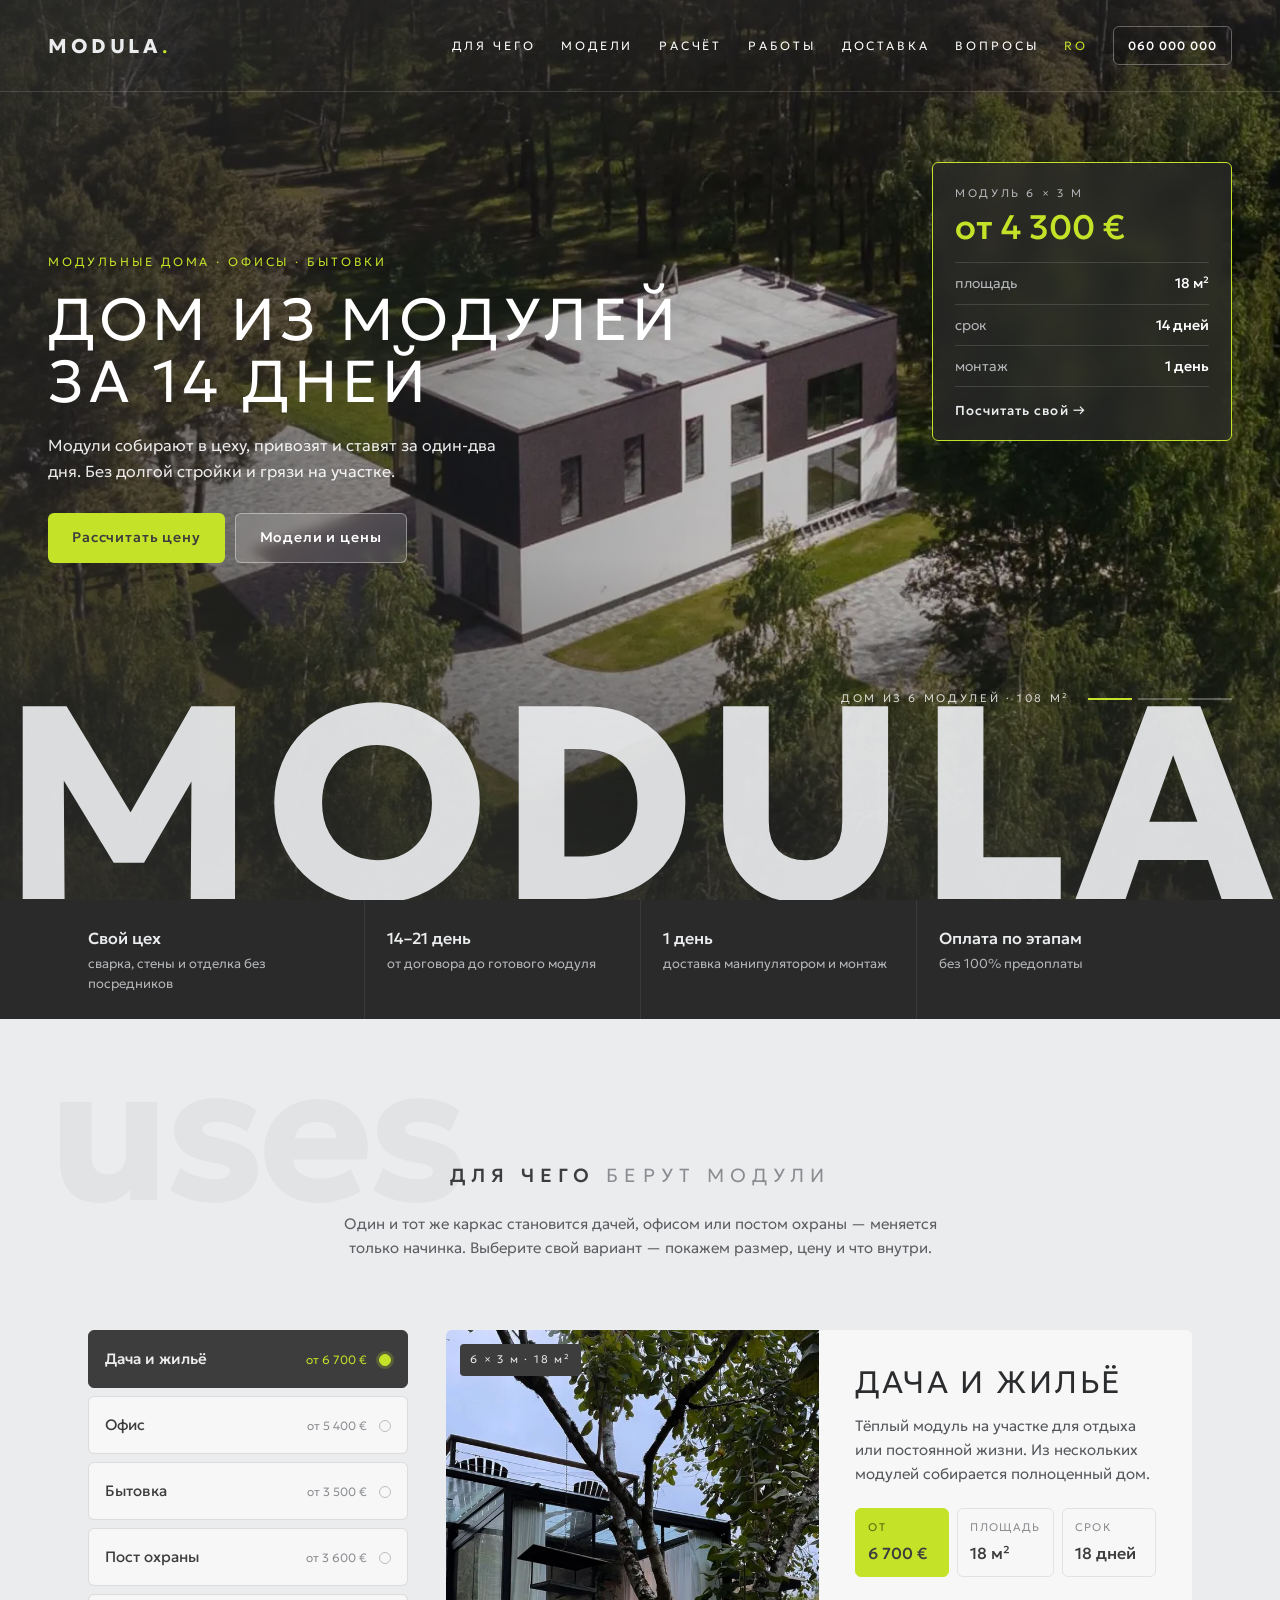
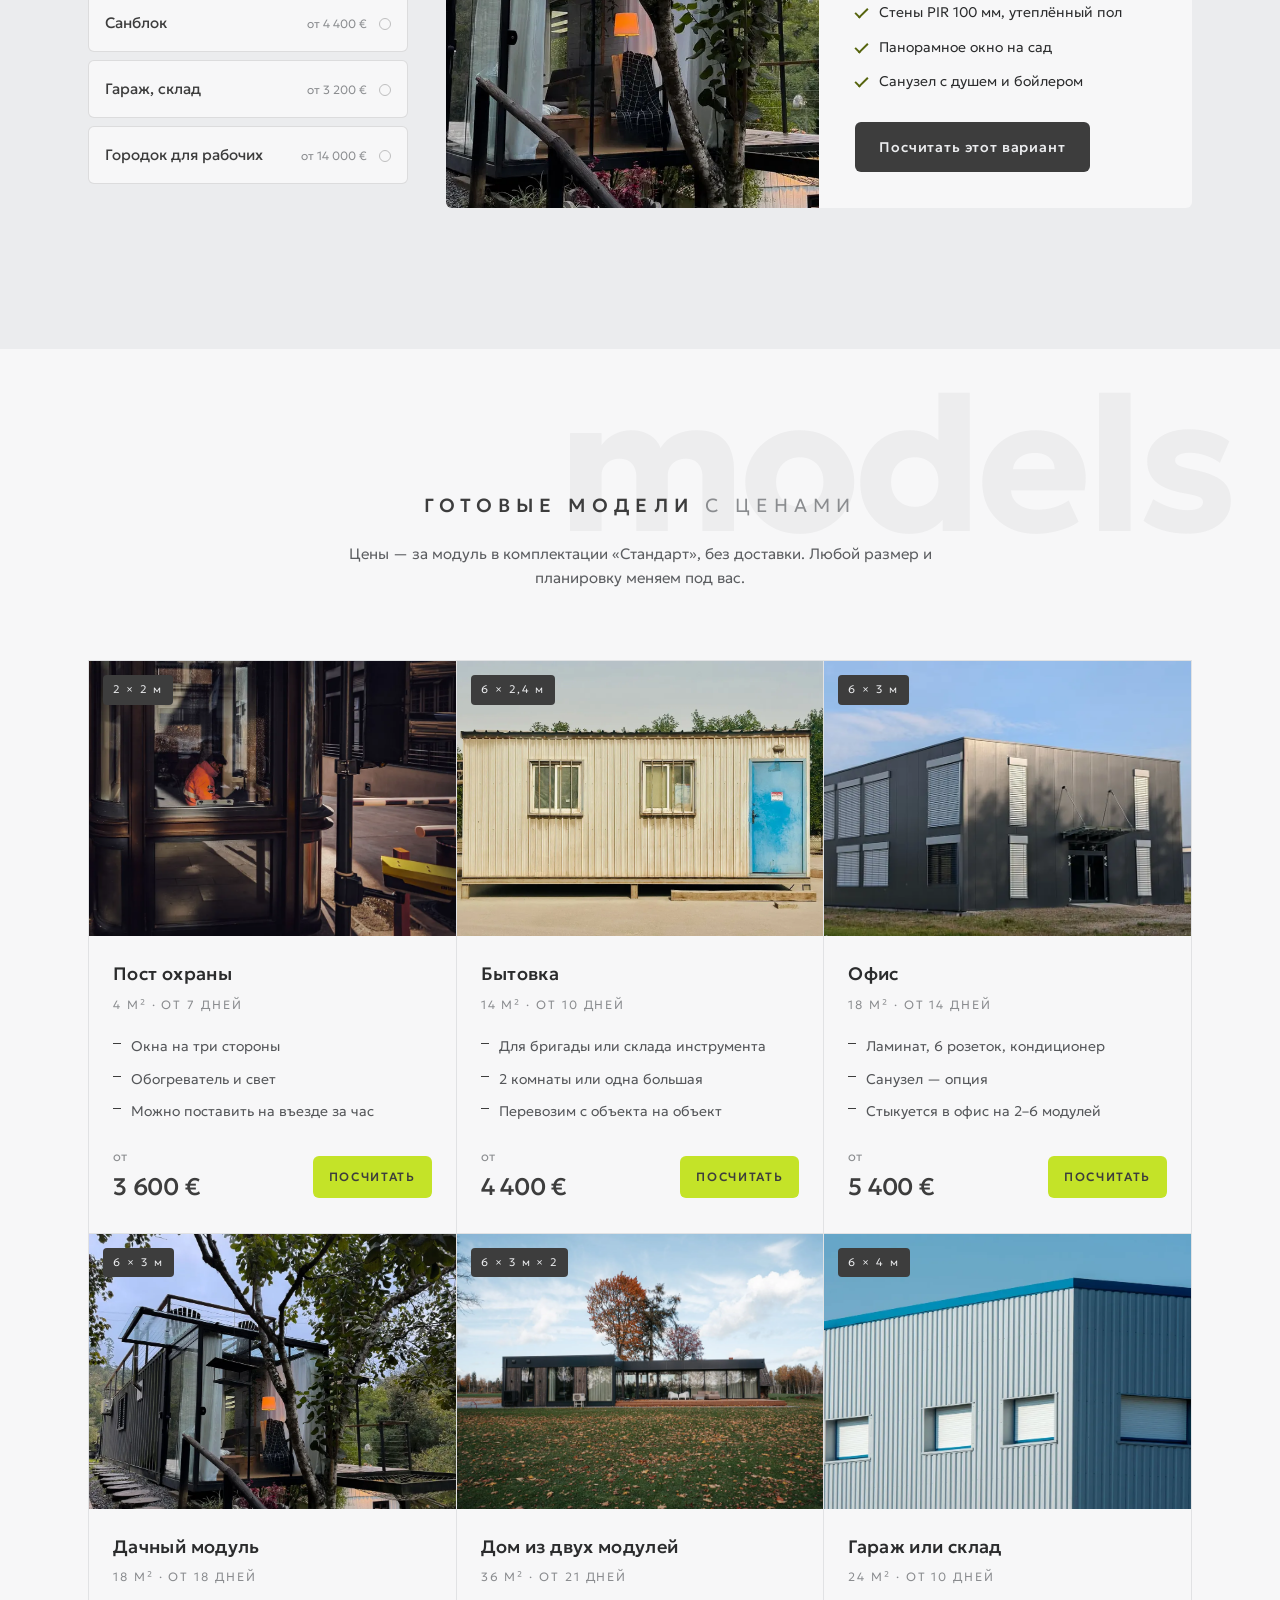
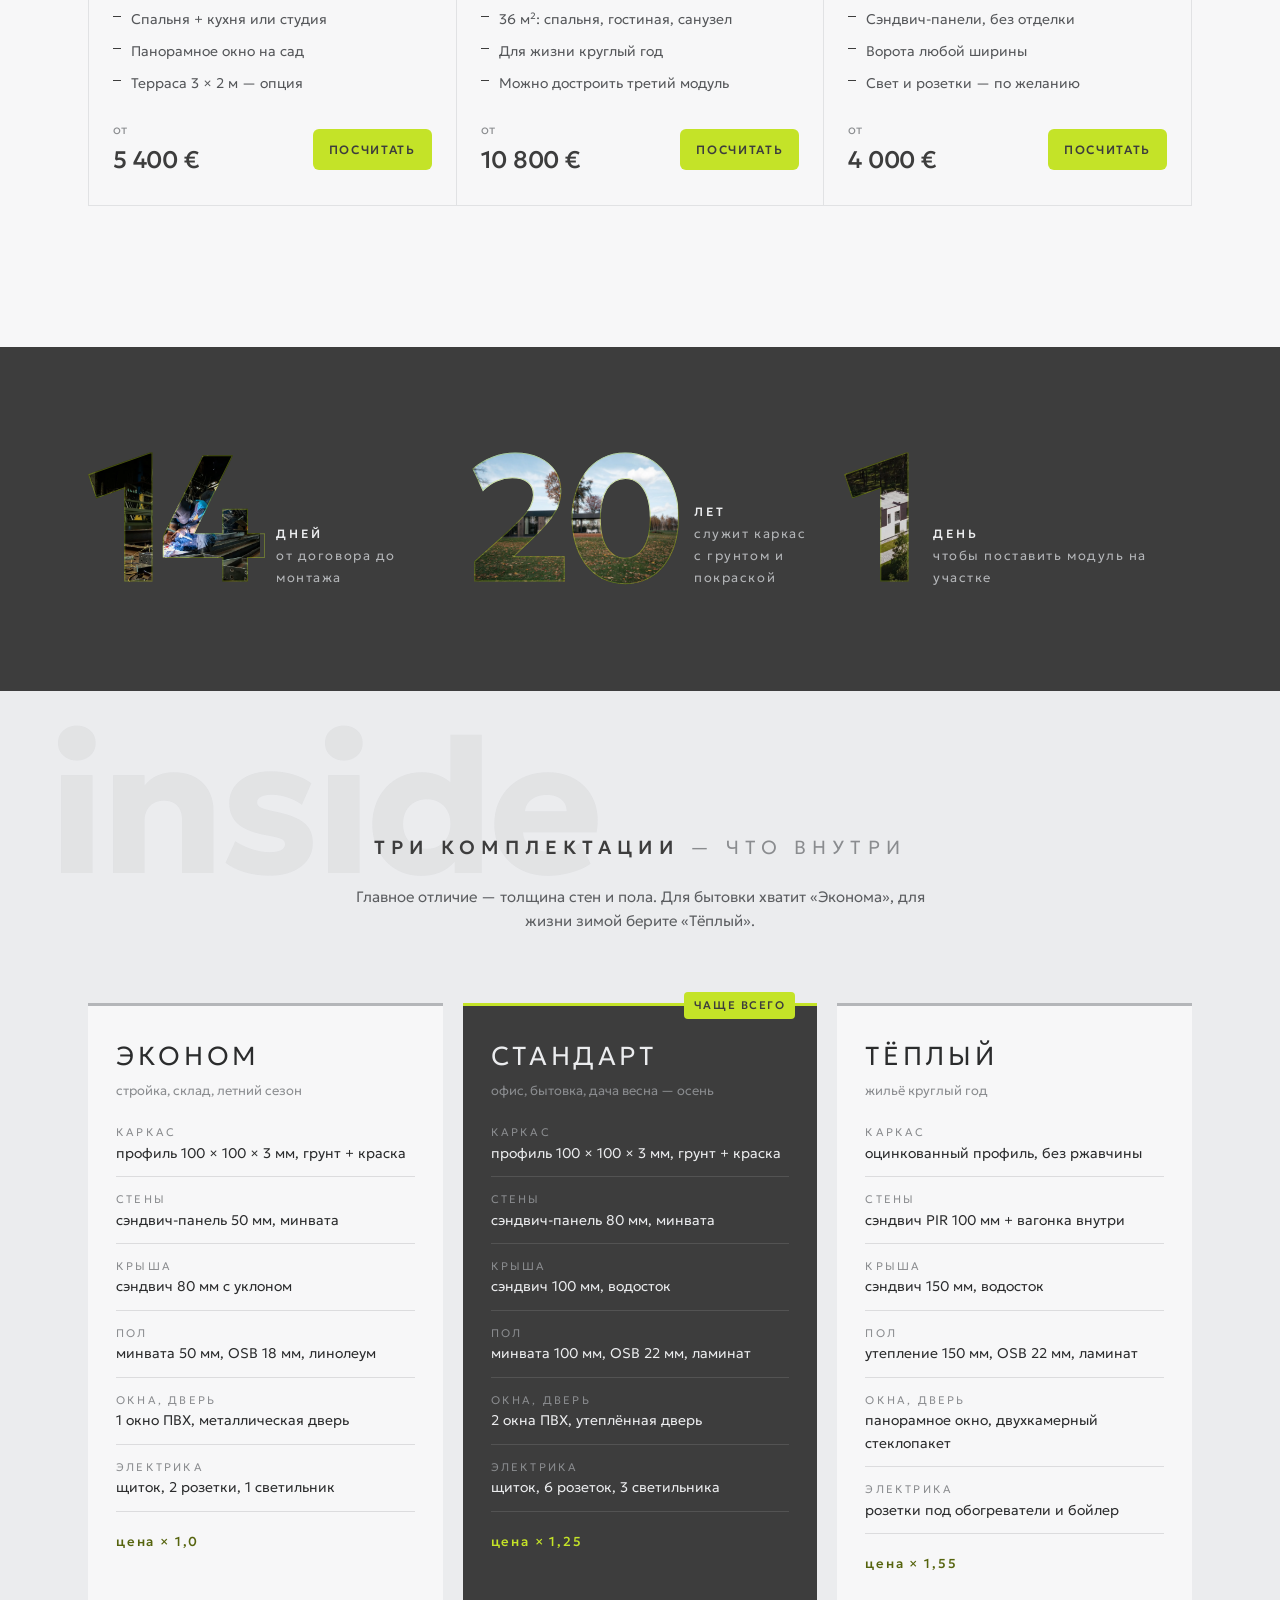
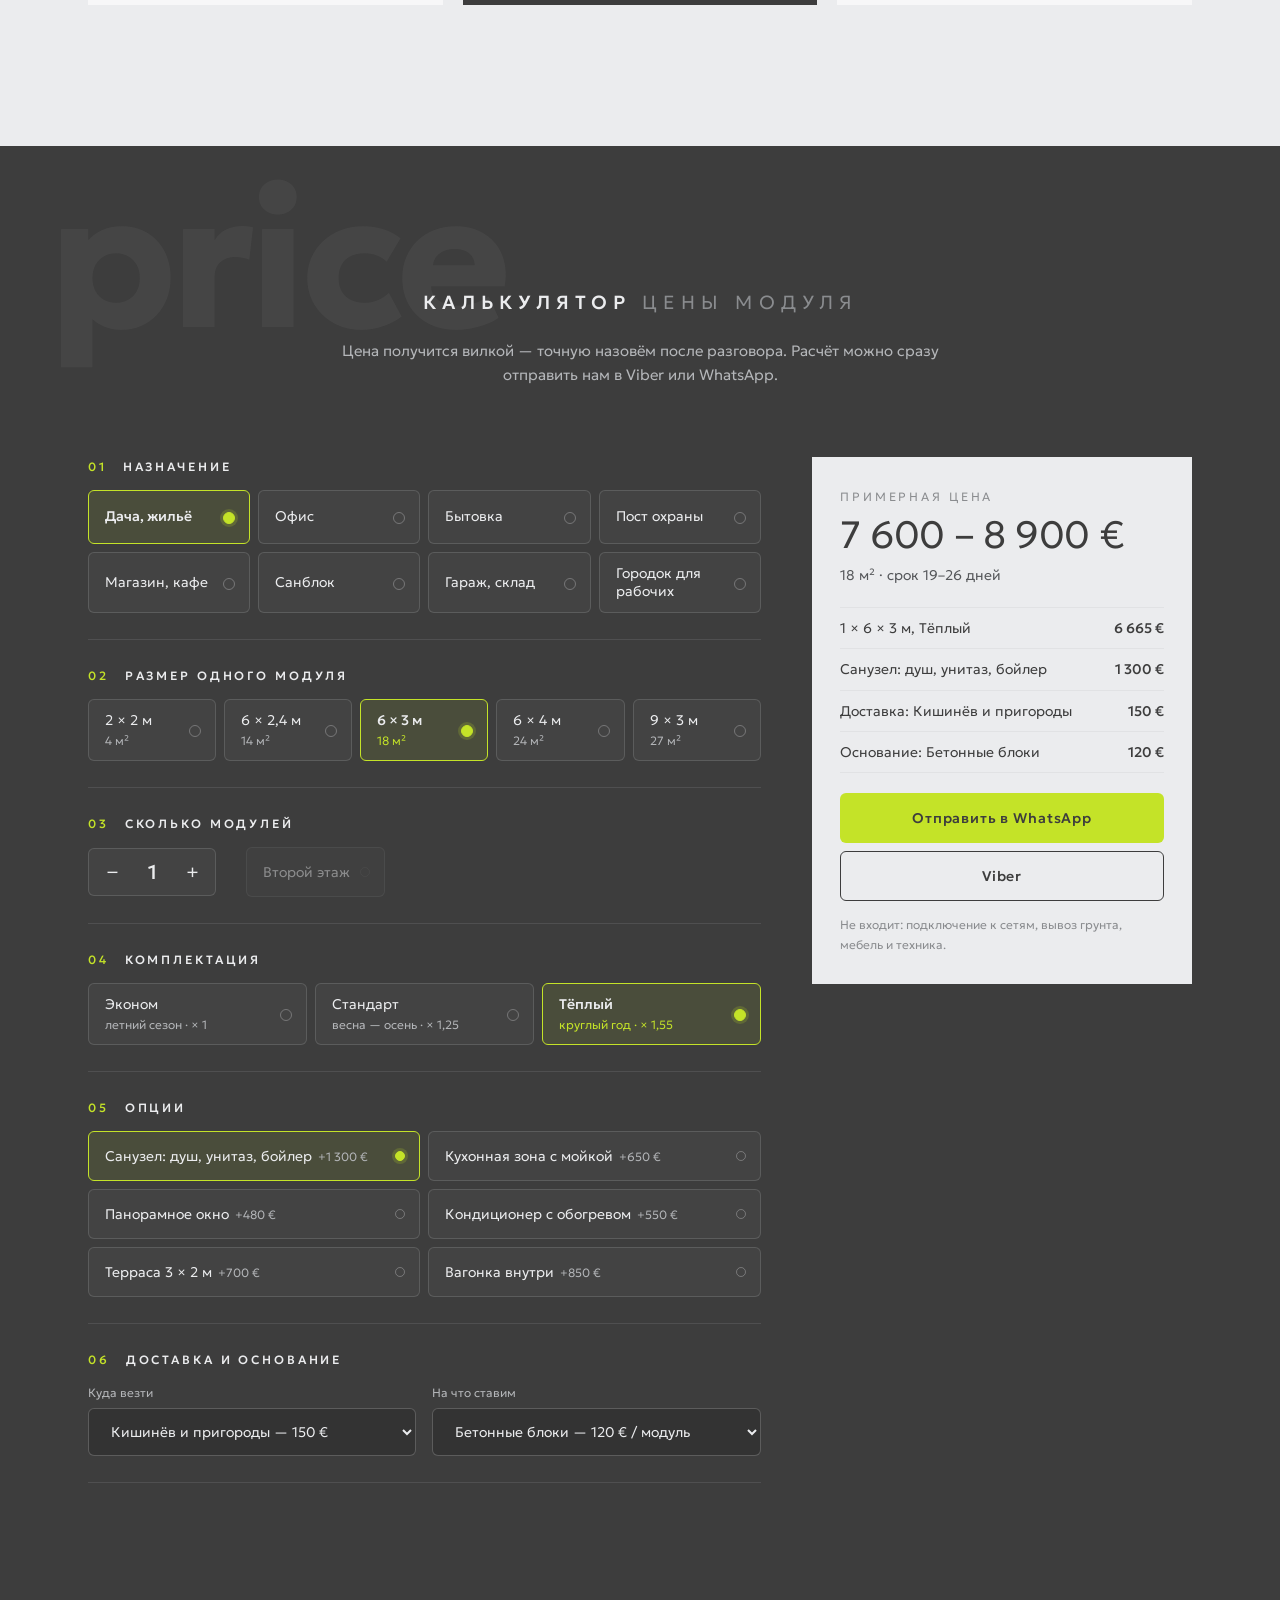
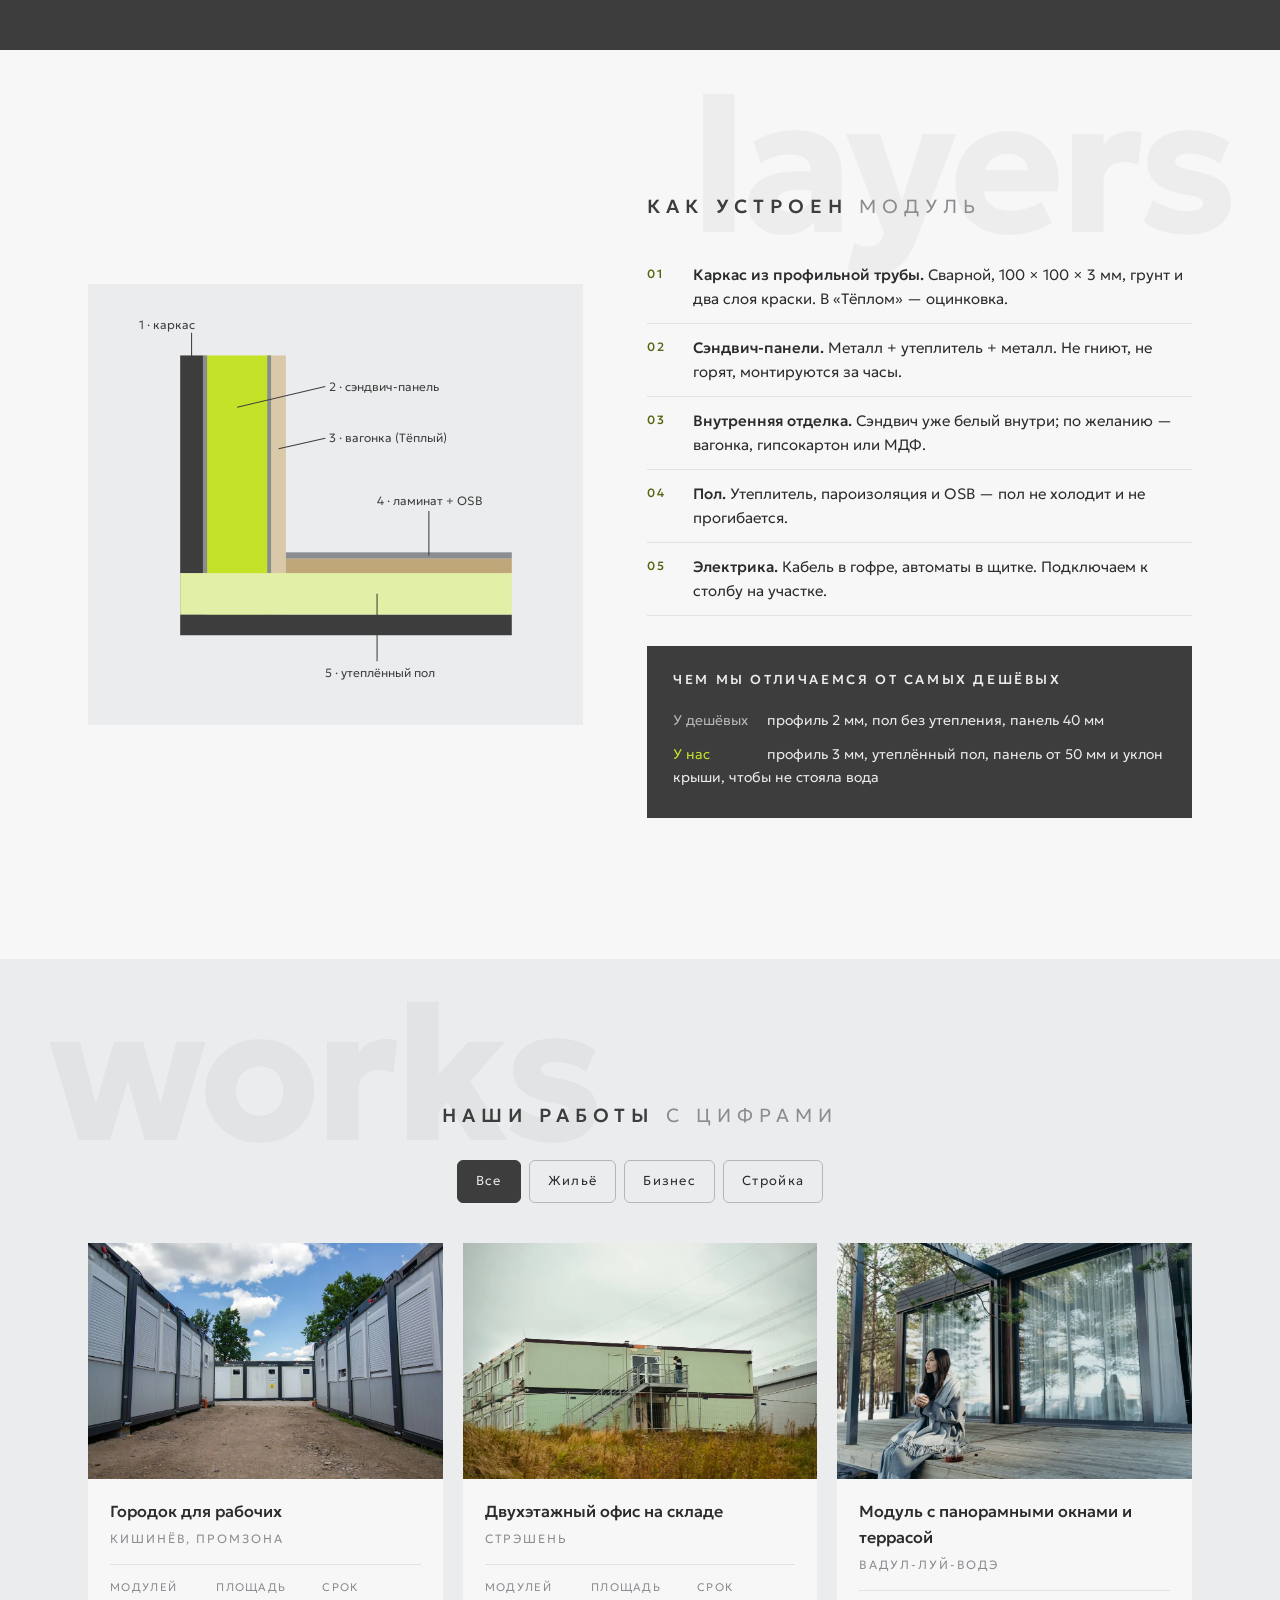
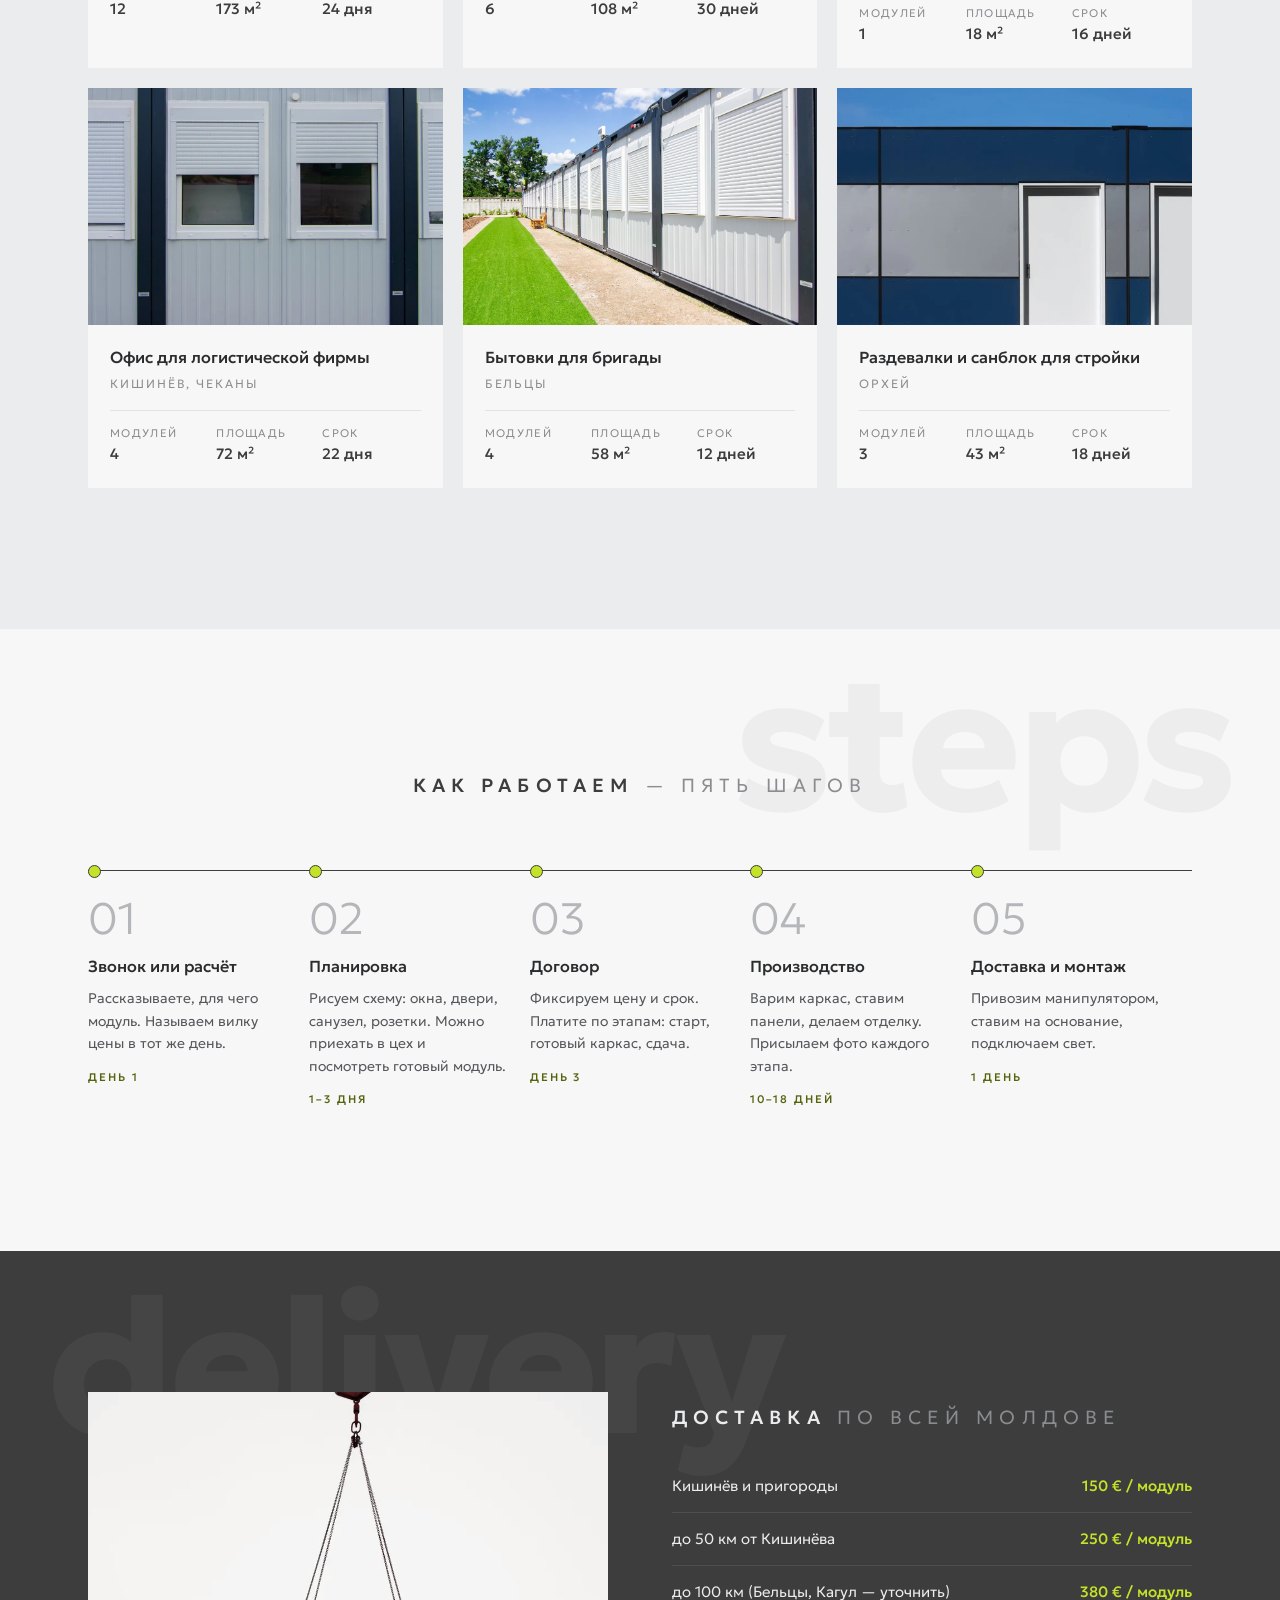
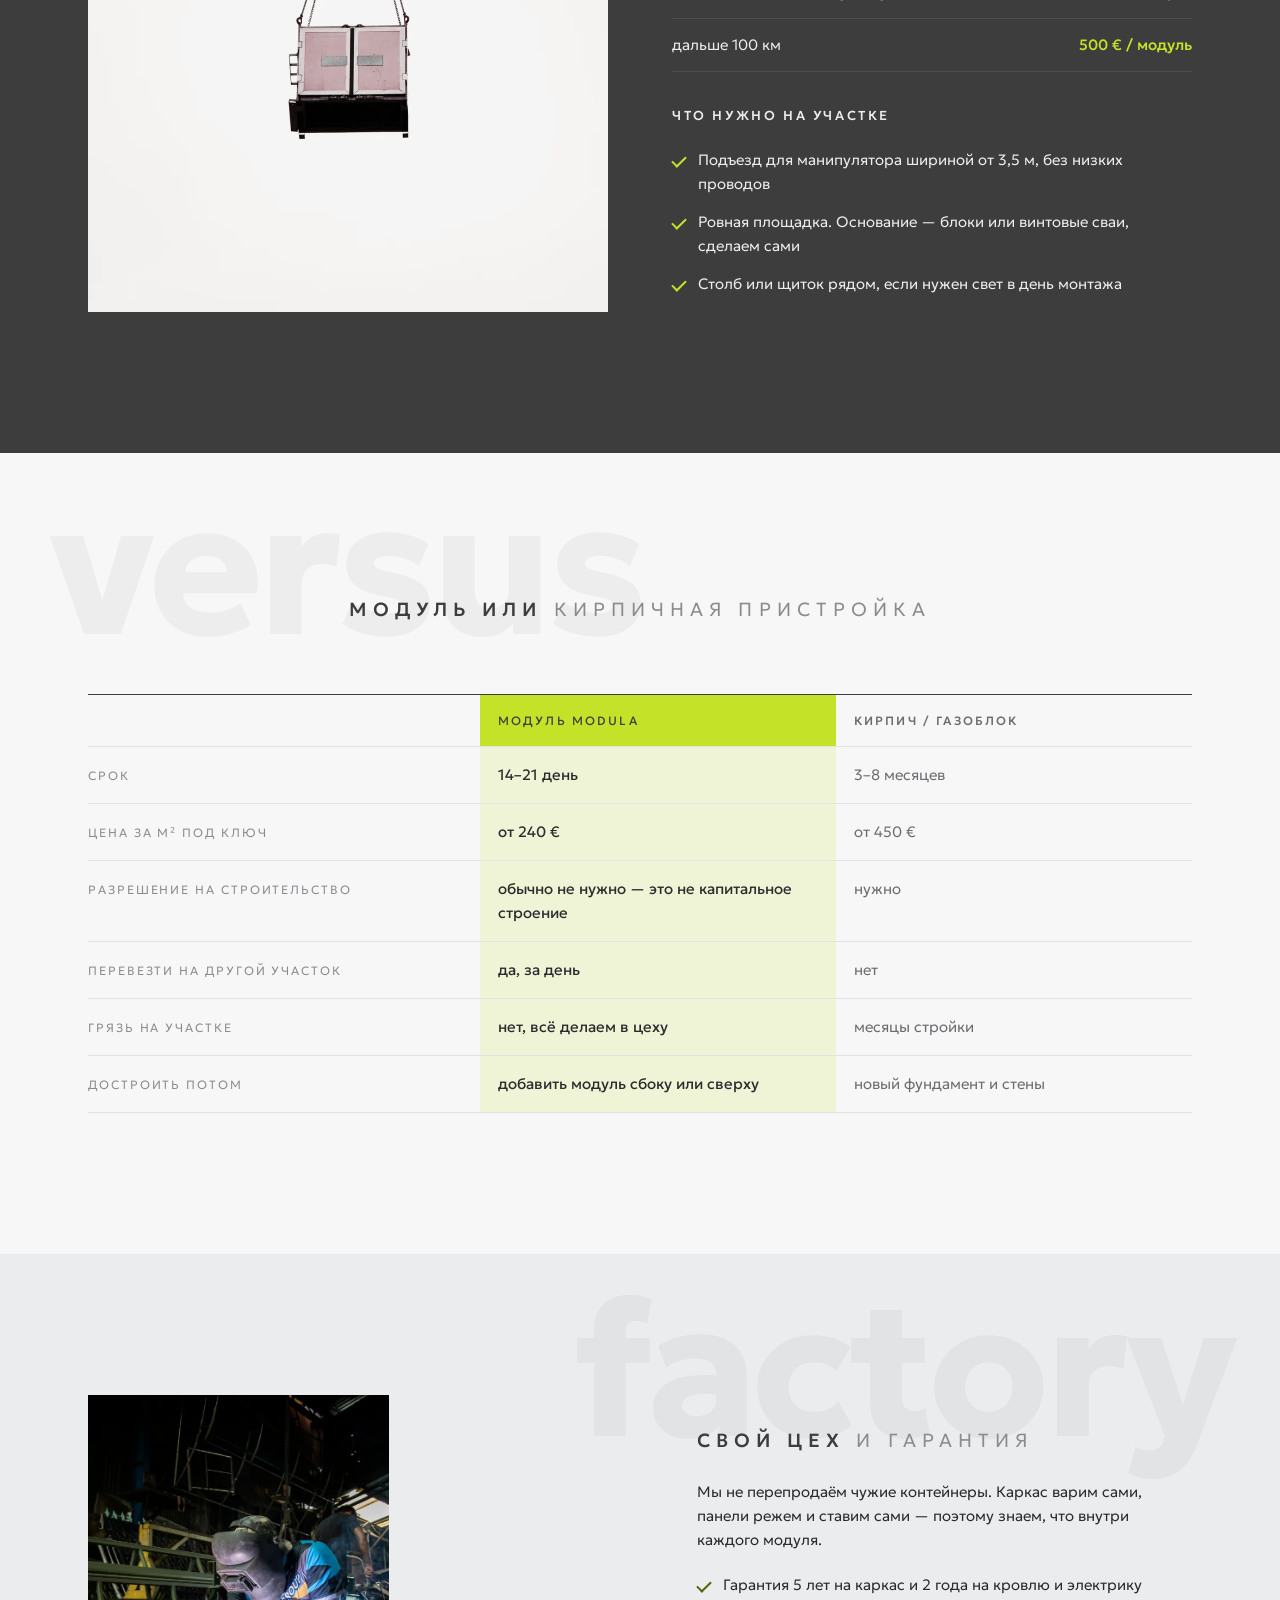
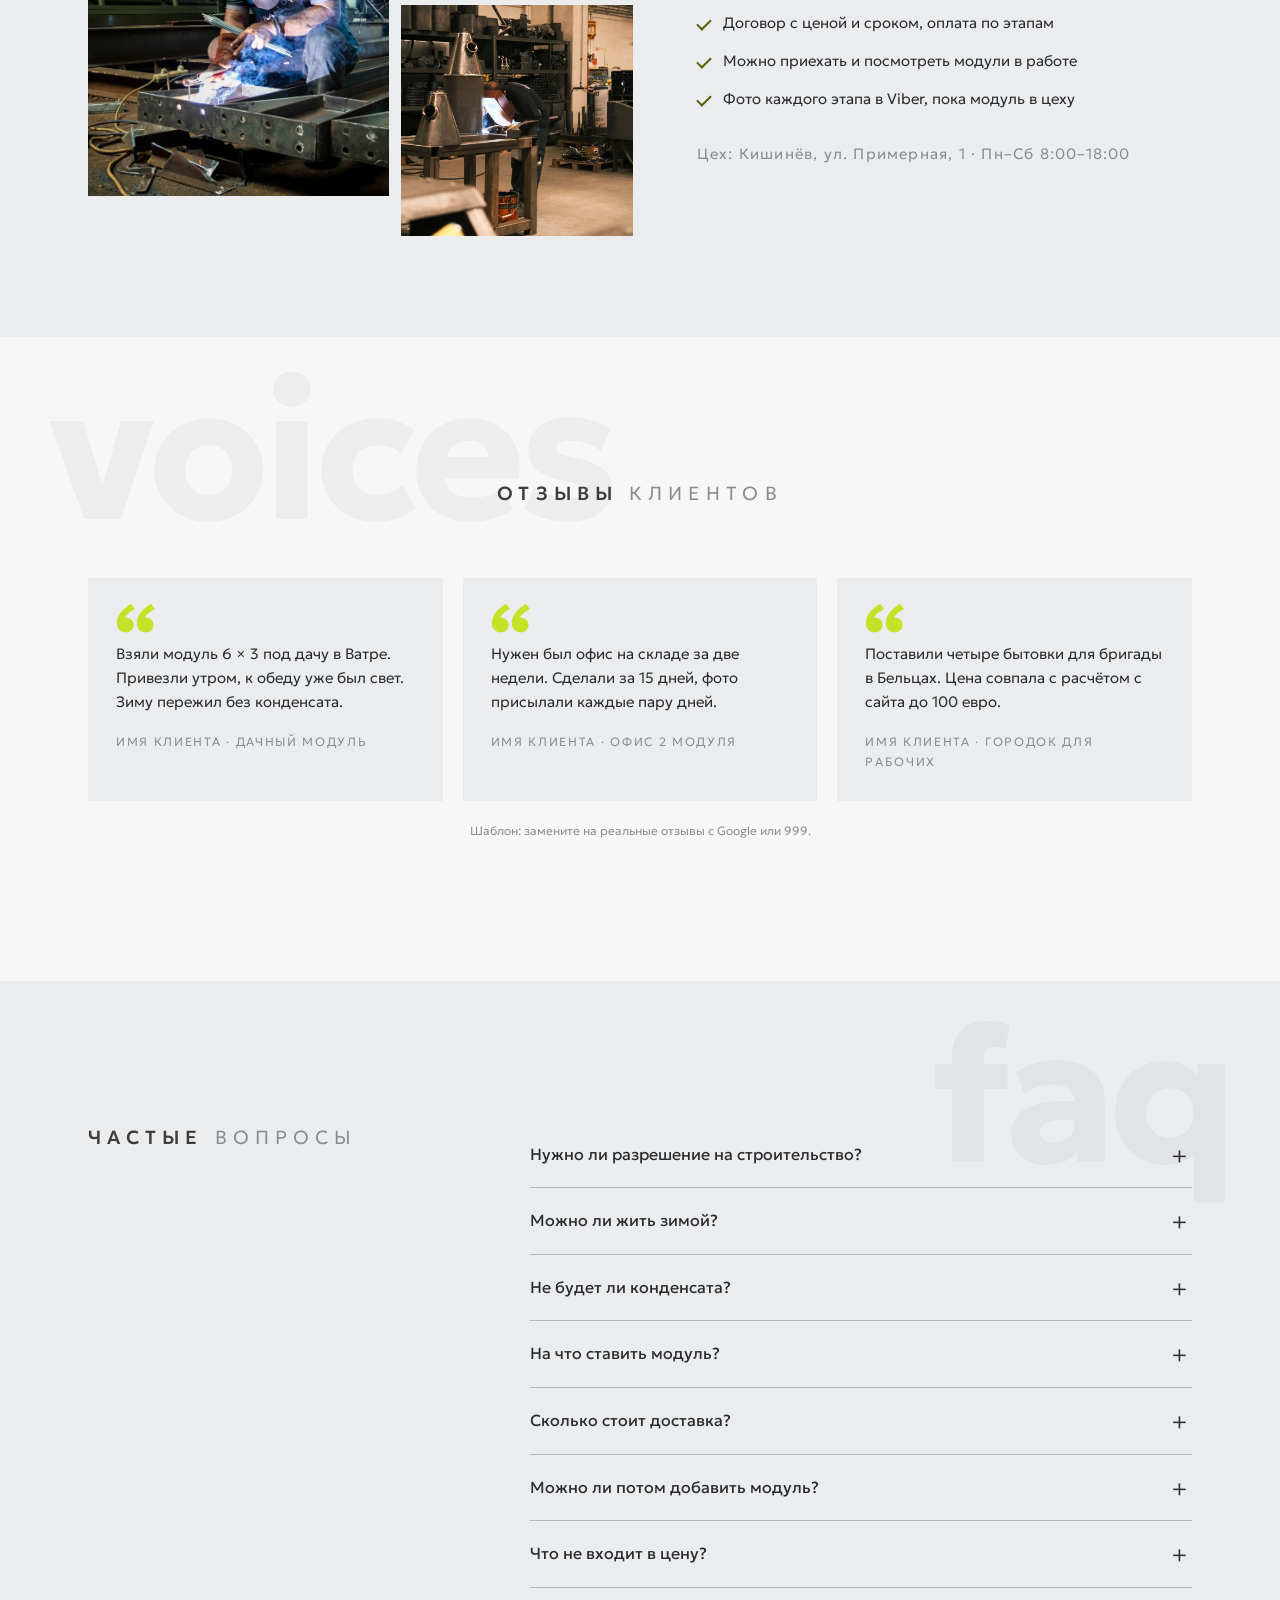
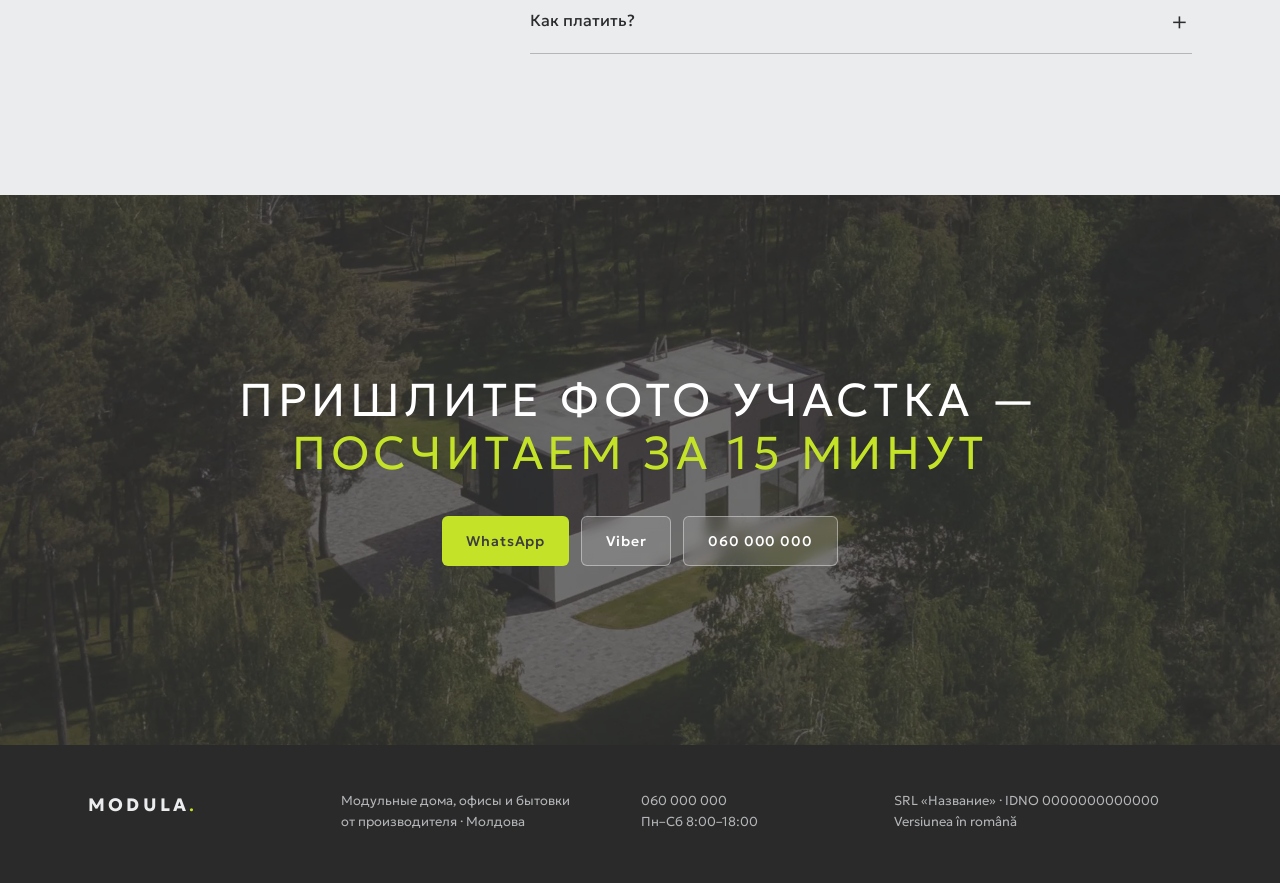
<file: index.html>
<!doctype html>
<html lang="ru">
<head>
<meta charset="utf-8">
<meta name="viewport" content="width=device-width, initial-scale=1">
<title>MODULA — модульные дома, офисы и бытовки от производителя · 060 000 000</title>
<meta name="description" content="Модульные дома, дачные модули, офисы, бытовки и посты охраны из своего цеха в Молдове. Модуль 18 м² от 4 300 €, срок 14 дней, доставка и монтаж за один день. Калькулятор цены онлайн.">
<meta property="og:type" content="website">
<meta property="og:title" content="MODULA — модульные дома и офисы от производителя">
<meta property="og:description" content="Модуль 18 м² от 4 300 €. Свой цех, 14 дней, доставка по Молдове. Посчитайте цену онлайн.">
<meta property="og:locale" content="ru_RU">
<meta property="og:url" content="https://webonix-md.github.io/modula/">
<meta property="og:image" content="https://webonix-md.github.io/modula/img/og/og-square-ru.jpg">
<meta property="og:image:width" content="1200">
<meta property="og:image:height" content="1200">
<link rel="alternate" hreflang="ro" href="ro.html">
<link rel="icon" href="favicon.svg" type="image/svg+xml">
<link rel="preload" href="fonts/Geologica-Light.woff2" as="font" type="font/woff2" crossorigin>
<link rel="stylesheet" href="style.css?v=14">
</head>
<body>

<!-- ============ HERO ============ -->
<header class="hero" id="top">
  <div class="hero__slides">
    <figure class="hero__slide is-on" data-cap="дом из 6 модулей · 108 м²" data-t="Дом из модулей за 14 дней" data-p="Модули собирают в цеху, привозят и ставят за один-два дня. Без долгой стройки и грязи на участке.">
      <img src="img/hero-1.webp" alt="Двухэтажный модульный дом среди соснового леса, вид сверху" fetchpriority="high">
    </figure>
    <figure class="hero__slide" data-cap="дом из 4 модулей · 72 м²" data-t="Жить можно круглый год" data-p="Четыре модуля — спальни, кухня-гостиная и терраса во всю длину. Утеплённые стены, пол и панорамные окна.">
      <img src="img/hero-2.webp" alt="Одноэтажный модульный дом с панорамным остеклением и террасой осенью" loading="lazy">
    </figure>
    <figure class="hero__slide" data-cap="модуль 6 × 3 м · 18 м²" data-t="Своё производство" data-p="Каркас, стены и отделку делаем сами, без перекупщиков. Присылаем фото каждого этапа, пока модуль в цеху.">
      <img src="img/hero-3.webp" alt="Модуль с панорамным остеклением вечером, внутри горит свет" loading="lazy">
    </figure>
  </div>

  <div class="hero__top">
    <a class="logo" href="#top" aria-label="MODULA — на главную">MODULA<b>.</b></a>
    <nav class="nav" aria-label="Меню">
      <a href="#uses">Для чего</a>
      <a href="#models">Модели</a>
      <a href="#calc">Расчёт</a>
      <a href="#works">Работы</a>
      <a href="#delivery">Доставка</a>
      <a href="#faq">Вопросы</a>
      <a class="nav__lang" href="ro.html" hreflang="ro">RO</a>
      <a class="nav__tel" href="tel:+37360000000">060 000 000</a>
    </nav>
    <button class="burger" id="burger" aria-label="Открыть меню" aria-expanded="false"><i></i><i></i></button>
  </div>

  <div class="hero__body">
    <div class="hero__text">
      <p class="eyebrow">Модульные дома · офисы · бытовки</p>
      <h1 class="hero__title" id="heroTitle">Дом из модулей за 14 дней</h1>
      <p class="hero__lead" id="heroLead">Модули собирают в цеху, привозят и ставят за один-два дня. Без долгой стройки и грязи на участке.</p>
      <div class="hero__btns">
        <a class="btn btn--lime" href="#calc">Рассчитать цену</a>
        <a class="btn btn--glass" href="#models">Модели и цены</a>
      </div>
    </div>

    <aside class="hero__price">
      <p class="hero__price-cap">Модуль 6 × 3 м</p>
      <p class="hero__price-sum">от 4 300 €</p>
      <ul>
        <li><span>площадь</span><b>18 м²</b></li>
        <li><span>срок</span><b>14 дней</b></li>
        <li><span>монтаж</span><b>1 день</b></li>
      </ul>
      <a class="hero__price-go" href="#calc">Посчитать свой →</a>
    </aside>
  </div>

  <div class="hero__dots">
    <span class="hero__cap" id="heroCap">дом из 6 модулей · 108 м²</span>
    <div class="hero__bars" role="tablist" aria-label="Слайды">
      <button class="is-on" aria-label="Слайд 1"><i></i></button>
      <button aria-label="Слайд 2"><i></i></button>
      <button aria-label="Слайд 3"><i></i></button>
    </div>
  </div>

  <p class="hero__word" aria-hidden="true">MODULA</p>
</header>

<!-- ============ FACTS ============ -->
<section class="facts" aria-label="Коротко о нас">
  <div class="wrap facts__row">
    <p><b>Свой цех</b> сварка, стены и отделка без посредников</p>
    <p><b>14–21 день</b> от договора до готового модуля</p>
    <p><b>1 день</b> доставка манипулятором и монтаж</p>
    <p><b>Оплата по этапам</b> без 100% предоплаты</p>
  </div>
</section>

<!-- ============ USES (footage strip) ============ -->
<section class="sec sec--ice" id="uses">
  <span class="ghost" aria-hidden="true">uses</span>
  <div class="wrap">
    <h2 class="stitle">Для чего <span>берут модули</span></h2>
    <p class="slead">Один и тот же каркас становится дачей, офисом или постом охраны — меняется только начинка. Выберите свой вариант — покажем размер, цену и что внутри.</p>
  </div>
  <div class="wrap uses">
    <div class="uses__list" id="usesList" role="tablist" aria-label="Для чего модуль"></div>
    <article class="uses__card" id="usesCard" aria-live="polite">
      <div class="uses__img"><img id="uImg" src="img/use-dacha.webp" alt="" loading="lazy"><span class="uses__tag" id="uTag">6 × 3 м · 18 м²</span></div>
      <div class="uses__body">
        <h3 id="uTitle">Дача и жильё</h3>
        <p id="uText"></p>
        <ul class="uses__specs" id="uSpecs"></ul>
        <ul class="uses__inc" id="uInc"></ul>
        <button class="btn btn--dark" id="uGo" type="button">Посчитать этот вариант</button>
      </div>
    </article>
  </div>
</section>

<!-- ============ MODELS ============ -->
<section class="sec" id="models">
  <span class="ghost ghost--r" aria-hidden="true">models</span>
  <div class="wrap">
    <h2 class="stitle">Готовые модели <span>с ценами</span></h2>
    <p class="slead">Цены — за модуль в комплектации «Стандарт», без доставки. Любой размер и планировку меняем под вас.</p>
    <div class="models" id="modelsGrid"></div>
  </div>
</section>

<!-- ============ NUMBER ============ -->
<section class="bignum" aria-label="Сроки">
  <div class="wrap bignum__row">
    <div class="bignum__it">
      <span class="bignum__n" style="--img:url(img/shop-weld.webp)">14</span>
      <p>дней<br><span>от договора до монтажа</span></p>
    </div>
    <div class="bignum__it">
      <span class="bignum__n" style="--img:url(img/hero-2.webp)">20</span>
      <p>лет<br><span>служит каркас с грунтом и покраской</span></p>
    </div>
    <div class="bignum__it">
      <span class="bignum__n" style="--img:url(img/hero-1.webp)">1</span>
      <p>день<br><span>чтобы поставить модуль на участке</span></p>
    </div>
  </div>
</section>

<!-- ============ KITS ============ -->
<section class="sec sec--ice" id="kits">
  <span class="ghost" aria-hidden="true">inside</span>
  <div class="wrap">
    <h2 class="stitle">Три комплектации <span>— что внутри</span></h2>
    <p class="slead">Главное отличие — толщина стен и пола. Для бытовки хватит «Эконома», для жизни зимой берите «Тёплый».</p>
    <div class="kits">
      <article class="kit">
        <h3>Эконом</h3><p class="kit__for">стройка, склад, летний сезон</p>
        <dl>
          <dt>Каркас</dt><dd>профиль 100 × 100 × 3 мм, грунт + краска</dd>
          <dt>Стены</dt><dd>сэндвич-панель 50 мм, минвата</dd>
          <dt>Крыша</dt><dd>сэндвич 80 мм с уклоном</dd>
          <dt>Пол</dt><dd>минвата 50 мм, OSB 18 мм, линолеум</dd>
          <dt>Окна, дверь</dt><dd>1 окно ПВХ, металлическая дверь</dd>
          <dt>Электрика</dt><dd>щиток, 2 розетки, 1 светильник</dd>
        </dl>
        <p class="kit__k">цена × 1,0</p>
      </article>
      <article class="kit kit--on">
        <span class="kit__tag">чаще всего</span>
        <h3>Стандарт</h3><p class="kit__for">офис, бытовка, дача весна — осень</p>
        <dl>
          <dt>Каркас</dt><dd>профиль 100 × 100 × 3 мм, грунт + краска</dd>
          <dt>Стены</dt><dd>сэндвич-панель 80 мм, минвата</dd>
          <dt>Крыша</dt><dd>сэндвич 100 мм, водосток</dd>
          <dt>Пол</dt><dd>минвата 100 мм, OSB 22 мм, ламинат</dd>
          <dt>Окна, дверь</dt><dd>2 окна ПВХ, утеплённая дверь</dd>
          <dt>Электрика</dt><dd>щиток, 6 розеток, 3 светильника</dd>
        </dl>
        <p class="kit__k">цена × 1,25</p>
      </article>
      <article class="kit">
        <h3>Тёплый</h3><p class="kit__for">жильё круглый год</p>
        <dl>
          <dt>Каркас</dt><dd>оцинкованный профиль, без ржавчины</dd>
          <dt>Стены</dt><dd>сэндвич PIR 100 мм + вагонка внутри</dd>
          <dt>Крыша</dt><dd>сэндвич 150 мм, водосток</dd>
          <dt>Пол</dt><dd>утепление 150 мм, OSB 22 мм, ламинат</dd>
          <dt>Окна, дверь</dt><dd>панорамное окно, двухкамерный стеклопакет</dd>
          <dt>Электрика</dt><dd>розетки под обогреватели и бойлер</dd>
        </dl>
        <p class="kit__k">цена × 1,55</p>
      </article>
    </div>
  </div>
</section>

<!-- ============ CALC ============ -->
<section class="sec sec--slag" id="calc">
  <span class="ghost ghost--d" aria-hidden="true">price</span>
  <div class="wrap">
    <h2 class="stitle stitle--d">Калькулятор <span>цены модуля</span></h2>
    <p class="slead slead--d">Цена получится вилкой — точную назовём после разговора. Расчёт можно сразу отправить нам в Viber или WhatsApp.</p>

    <div class="calc">
      <div class="calc__form">
        <fieldset class="cf">
          <legend><i>01</i> Назначение</legend>
          <div class="chips" id="cType"></div>
        </fieldset>
        <fieldset class="cf">
          <legend><i>02</i> Размер одного модуля</legend>
          <div class="chips" id="cSize"></div>
        </fieldset>
        <fieldset class="cf cf--row">
          <legend><i>03</i> Сколько модулей</legend>
          <div class="stepper">
            <button type="button" id="cMinus" aria-label="Меньше">−</button>
            <output id="cCount">1</output>
            <button type="button" id="cPlus" aria-label="Больше">+</button>
          </div>
          <label class="tog"><input type="checkbox" id="cFloor2"> <span>Второй этаж</span></label>
        </fieldset>
        <fieldset class="cf">
          <legend><i>04</i> Комплектация</legend>
          <div class="chips" id="cKit"></div>
        </fieldset>
        <fieldset class="cf">
          <legend><i>05</i> Опции</legend>
          <div class="checks" id="cOpts"></div>
        </fieldset>
        <fieldset class="cf cf--2">
          <legend><i>06</i> Доставка и основание</legend>
          <label class="sel"><span>Куда везти</span><select id="cZone"></select></label>
          <label class="sel"><span>На что ставим</span><select id="cBase"></select></label>
        </fieldset>
      </div>

      <aside class="calc__res" aria-live="polite">
        <p class="res__cap">Примерная цена</p>
        <p class="res__sum"><span id="rFrom">—</span> – <span id="rTo">—</span> €</p>
        <p class="res__meta"><span id="rArea">18 м²</span> · срок <span id="rDays">14</span> дней</p>
        <ul class="res__lines" id="rLines"></ul>
        <div class="res__btns">
          <a class="btn btn--lime" id="rWa" href="#" target="_blank" rel="noopener">Отправить в WhatsApp</a>
          <a class="btn btn--line" id="rViber" href="#">Viber</a>
        </div>
        <p class="res__note">Не входит: подключение к сетям, вывоз грунта, мебель и техника.</p>
      </aside>
    </div>
  </div>
</section>

<!-- ============ HOW IT'S BUILT ============ -->
<section class="sec" id="build">
  <span class="ghost ghost--r" aria-hidden="true">layers</span>
  <div class="wrap build">
    <div class="build__fig">
      <svg viewBox="0 0 420 360" role="img" aria-labelledby="cutT">
        <title id="cutT">Разрез стены и пола модуля</title>
        <rect x="60" y="40" width="22" height="250" fill="#3D3D3D"/>
        <rect x="82" y="40" width="66" height="250" fill="#C4E328"/>
        <rect x="82" y="40" width="4" height="250" fill="#8A8C8F"/>
        <rect x="144" y="40" width="4" height="250" fill="#8A8C8F"/>
        <rect x="148" y="40" width="14" height="250" fill="#D9C9A8"/>
        <rect x="60" y="290" width="320" height="20" fill="#3D3D3D"/>
        <rect x="60" y="250" width="320" height="40" fill="#E2EFA6"/>
        <rect x="162" y="236" width="218" height="14" fill="#BFA77A"/>
        <rect x="162" y="230" width="218" height="6" fill="#8A8C8F"/>
        <g font-family="Geologica, sans-serif" font-size="12" fill="#3D3D3D">
          <line x1="71" y1="60" x2="71" y2="18" stroke="#3D3D3D"/><text x="20" y="14">1 · каркас</text>
          <line x1="115" y1="90" x2="200" y2="70" stroke="#3D3D3D"/><text x="204" y="74">2 · сэндвич-панель</text>
          <line x1="155" y1="130" x2="200" y2="120" stroke="#3D3D3D"/><text x="204" y="124">3 · вагонка (Тёплый)</text>
          <line x1="300" y1="233" x2="300" y2="190" stroke="#3D3D3D"/><text x="250" y="184">4 · ламинат + OSB</text>
          <line x1="250" y1="270" x2="250" y2="335" stroke="#3D3D3D"/><text x="200" y="350">5 · утеплённый пол</text>
        </g>
      </svg>
    </div>
    <div class="build__text">
      <h2 class="stitle stitle--l">Как устроен <span>модуль</span></h2>
      <ol class="layers">
        <li><b>Каркас из профильной трубы.</b> Сварной, 100 × 100 × 3 мм, грунт и два слоя краски. В «Тёплом» — оцинковка.</li>
        <li><b>Сэндвич-панели.</b> Металл + утеплитель + металл. Не гниют, не горят, монтируются за часы.</li>
        <li><b>Внутренняя отделка.</b> Сэндвич уже белый внутри; по желанию — вагонка, гипсокартон или МДФ.</li>
        <li><b>Пол.</b> Утеплитель, пароизоляция и OSB — пол не холодит и не прогибается.</li>
        <li><b>Электрика.</b> Кабель в гофре, автоматы в щитке. Подключаем к столбу на участке.</li>
      </ol>
      <div class="vs">
        <h3>Чем мы отличаемся от самых дешёвых</h3>
        <ul>
          <li><span>У дешёвых</span> профиль 2 мм, пол без утепления, панель 40 мм</li>
          <li><span>У нас</span> профиль 3 мм, утеплённый пол, панель от 50 мм и уклон крыши, чтобы не стояла вода</li>
        </ul>
      </div>
    </div>
  </div>
</section>

<!-- ============ WORKS ============ -->
<section class="sec sec--ice" id="works">
  <span class="ghost" aria-hidden="true">works</span>
  <div class="wrap">
    <h2 class="stitle">Наши работы <span>с цифрами</span></h2>
    <div class="filters" id="wFilters" role="tablist">
      <button class="is-on" data-f="all">Все</button>
      <button data-f="life">Жильё</button>
      <button data-f="biz">Бизнес</button>
      <button data-f="site">Стройка</button>
    </div>
    <div class="works" id="worksGrid"></div>
  </div>
</section>

<!-- ============ STEPS ============ -->
<section class="sec" id="steps">
  <span class="ghost ghost--r" aria-hidden="true">steps</span>
  <div class="wrap">
    <h2 class="stitle">Как работаем <span>— пять шагов</span></h2>
    <ol class="steps">
      <li><i>01</i><h3>Звонок или расчёт</h3><p>Рассказываете, для чего модуль. Называем вилку цены в тот же день.</p><span>день 1</span></li>
      <li><i>02</i><h3>Планировка</h3><p>Рисуем схему: окна, двери, санузел, розетки. Можно приехать в цех и посмотреть готовый модуль.</p><span>1–3 дня</span></li>
      <li><i>03</i><h3>Договор</h3><p>Фиксируем цену и срок. Платите по этапам: старт, готовый каркас, сдача.</p><span>день 3</span></li>
      <li><i>04</i><h3>Производство</h3><p>Варим каркас, ставим панели, делаем отделку. Присылаем фото каждого этапа.</p><span>10–18 дней</span></li>
      <li><i>05</i><h3>Доставка и монтаж</h3><p>Привозим манипулятором, ставим на основание, подключаем свет.</p><span>1 день</span></li>
    </ol>
  </div>
</section>

<!-- ============ DELIVERY ============ -->
<section class="sec sec--slag" id="delivery">
  <span class="ghost ghost--d" aria-hidden="true">delivery</span>
  <div class="wrap deliv">
    <figure class="deliv__img"><img src="img/delivery.webp" alt="Модуль висит на стропах крана" loading="lazy"></figure>
    <div class="deliv__text">
      <h2 class="stitle stitle--d stitle--l">Доставка <span>по всей Молдове</span></h2>
      <ul class="zones" id="zonesList"></ul>
      <h3 class="deliv__h">Что нужно на участке</h3>
      <ul class="ticks">
        <li>Подъезд для манипулятора шириной от 3,5 м, без низких проводов</li>
        <li>Ровная площадка. Основание — блоки или винтовые сваи, сделаем сами</li>
        <li>Столб или щиток рядом, если нужен свет в день монтажа</li>
      </ul>
    </div>
  </div>
</section>

<!-- ============ COMPARE ============ -->
<section class="sec" id="compare">
  <span class="ghost" aria-hidden="true">versus</span>
  <div class="wrap">
    <h2 class="stitle">Модуль или <span>кирпичная пристройка</span></h2>
    <div class="cmp" role="table">
      <div class="cmp__r cmp__h" role="row"><span role="columnheader"></span><span role="columnheader">Модуль MODULA</span><span role="columnheader">Кирпич / газоблок</span></div>
      <div class="cmp__r" role="row"><span role="rowheader">Срок</span><span>14–21 день</span><span>3–8 месяцев</span></div>
      <div class="cmp__r" role="row"><span role="rowheader">Цена за м² под ключ</span><span>от 240 €</span><span>от 450 €</span></div>
      <div class="cmp__r" role="row"><span role="rowheader">Разрешение на строительство</span><span>обычно не нужно — это не капитальное строение</span><span>нужно</span></div>
      <div class="cmp__r" role="row"><span role="rowheader">Перевезти на другой участок</span><span>да, за день</span><span>нет</span></div>
      <div class="cmp__r" role="row"><span role="rowheader">Грязь на участке</span><span>нет, всё делаем в цеху</span><span>месяцы стройки</span></div>
      <div class="cmp__r" role="row"><span role="rowheader">Достроить потом</span><span>добавить модуль сбоку или сверху</span><span>новый фундамент и стены</span></div>
    </div>
  </div>
</section>

<!-- ============ SHOP ============ -->
<section class="sec sec--ice" id="shop">
  <span class="ghost ghost--r" aria-hidden="true">factory</span>
  <div class="wrap shop">
    <div class="shop__imgs">
      <img src="img/shop-weld.webp" alt="Сварщик варит каркас модуля в цеху" loading="lazy">
      <img src="img/shop-hall.webp" alt="Цех металлоконструкций" loading="lazy">
    </div>
    <div class="shop__text">
      <h2 class="stitle stitle--l">Свой цех <span>и гарантия</span></h2>
      <p>Мы не перепродаём чужие контейнеры. Каркас варим сами, панели режем и ставим сами — поэтому знаем, что внутри каждого модуля.</p>
      <ul class="ticks ticks--d">
        <li>Гарантия 5 лет на каркас и 2 года на кровлю и электрику</li>
        <li>Договор с ценой и сроком, оплата по этапам</li>
        <li>Можно приехать и посмотреть модули в работе</li>
        <li>Фото каждого этапа в Viber, пока модуль в цеху</li>
      </ul>
      <p class="shop__addr">Цех: Кишинёв, ул. Примерная, 1 · Пн–Сб 8:00–18:00</p>
    </div>
  </div>
</section>

<!-- ============ REVIEWS ============ -->
<section class="sec" id="reviews">
  <span class="ghost" aria-hidden="true">voices</span>
  <div class="wrap">
    <h2 class="stitle">Отзывы <span>клиентов</span></h2>
    <div class="revs">
      <blockquote class="rev"><p>Взяли модуль 6 × 3 под дачу в Ватре. Привезли утром, к обеду уже был свет. Зиму пережил без конденсата.</p><footer>Имя клиента · дачный модуль</footer></blockquote>
      <blockquote class="rev"><p>Нужен был офис на складе за две недели. Сделали за 15 дней, фото присылали каждые пару дней.</p><footer>Имя клиента · офис 2 модуля</footer></blockquote>
      <blockquote class="rev"><p>Поставили четыре бытовки для бригады в Бельцах. Цена совпала с расчётом с сайта до 100 евро.</p><footer>Имя клиента · городок для рабочих</footer></blockquote>
    </div>
    <p class="revs__note">Шаблон: замените на реальные отзывы с Google или 999.</p>
  </div>
</section>

<!-- ============ FAQ ============ -->
<section class="sec sec--ice" id="faq">
  <span class="ghost ghost--r" aria-hidden="true">faq</span>
  <div class="wrap faq">
    <h2 class="stitle stitle--l">Частые <span>вопросы</span></h2>
    <div class="faq__list">
      <details><summary>Нужно ли разрешение на строительство?</summary><p>Модуль стоит на блоках или сваях, без капитального фундамента, и его можно перевезти. Обычно это не капитальное строение, и разрешение не нужно. Для жилого дома на постоянной основе уточните в примэрии вашего села — подскажем, что спросить.</p></details>
      <details><summary>Можно ли жить зимой?</summary><p>Да, в комплектации «Тёплый»: стены 100 мм PIR, пол 150 мм, двухкамерные стеклопакеты. Модуль 18 м² отапливается одним масляным радиатором или кондиционером на обогрев.</p></details>
      <details><summary>Не будет ли конденсата?</summary><p>Конденсат появляется, когда утеплён только потолок, а пол холодный. У нас утеплены все шесть сторон, пол с пароизоляцией, а на крыше уклон и водосток.</p></details>
      <details><summary>На что ставить модуль?</summary><p>На бетонные блоки или винтовые сваи. Сваи нужны на склоне или мягком грунте. Основание можем сделать сами за день до доставки.</p></details>
      <details><summary>Сколько стоит доставка?</summary><p>По Кишинёву и пригородам — 150 € за модуль, по стране — от 250 €. Цена включает манипулятор и установку на основание.</p></details>
      <details><summary>Можно ли потом добавить модуль?</summary><p>Да. Модули стыкуются боками или ставятся друг на друга. Можно начать с одного и через год добавить второй.</p></details>
      <details><summary>Что не входит в цену?</summary><p>Подключение к воде и канализации, вывоз грунта, мебель и техника. Если нужно, посчитаем отдельно.</p></details>
      <details><summary>Как платить?</summary><p>По этапам: 30% при договоре, 40% когда готов каркас, 30% после монтажа. Для фирм — по счёту с НДС.</p></details>
    </div>
  </div>
</section>

<!-- ============ FINAL ============ -->
<section class="final" id="contacts">
  <img class="final__bg" src="img/hero-1.webp" alt="" loading="lazy">
  <div class="wrap final__in">
    <h2 class="final__t">Пришлите фото участка —<br><span>посчитаем за 15 минут</span></h2>
    <div class="final__btns">
      <a class="btn btn--lime" href="https://wa.me/37360000000?text=%D0%97%D0%B4%D1%80%D0%B0%D0%B2%D1%81%D1%82%D0%B2%D1%83%D0%B9%D1%82%D0%B5!%20%D0%A5%D0%BE%D1%87%D1%83%20%D0%BC%D0%BE%D0%B4%D1%83%D0%BB%D1%8C%2C%20%D0%BF%D1%80%D0%B8%D1%81%D1%8B%D0%BB%D0%B0%D1%8E%20%D1%84%D0%BE%D1%82%D0%BE%20%D1%83%D1%87%D0%B0%D1%81%D1%82%D0%BA%D0%B0." target="_blank" rel="noopener">WhatsApp</a>
      <a class="btn btn--glass" href="viber://chat?number=%2B37360000000">Viber</a>
      <a class="btn btn--glass" href="tel:+37360000000">060 000 000</a>
    </div>
  </div>
</section>

<footer class="foot">
  <div class="wrap foot__row">
    <a class="logo logo--foot" href="#top">MODULA<b>.</b></a>
    <p>Модульные дома, офисы и бытовки<br>от производителя · Молдова</p>
    <p><a href="tel:+37360000000">060 000 000</a><br>Пн–Сб 8:00–18:00</p>
    <p>SRL «Название» · IDNO 0000000000000<br><a href="ro.html" hreflang="ro">Versiunea în română</a></p>
  </div>
</footer>

<div class="mbar">
  <a href="tel:+37360000000">Позвонить</a>
  <a href="viber://chat?number=%2B37360000000">Viber</a>
  <a class="mbar__calc" href="#calc">Расчёт</a>
</div>

<script type="application/json" id="calc-data">
{
  "phone": "37360000000",
  "types": [
    {"id":"dacha","t":"Дача, жильё","size":"6x3","kit":"warm","opts":["wc"]},
    {"id":"office","t":"Офис","size":"6x3","kit":"std"},
    {"id":"bytovka","t":"Бытовка","size":"6x24","kit":"eco"},
    {"id":"post","t":"Пост охраны","size":"2x2","kit":"std"},
    {"id":"shop","t":"Магазин, кафе","size":"6x3","kit":"std"},
    {"id":"sanblok","t":"Санблок","size":"6x24","kit":"std"},
    {"id":"sklad","t":"Гараж, склад","size":"6x4","kit":"eco"},
    {"id":"gorodok","t":"Городок для рабочих","size":"6x24","kit":"eco","count":4}
  ],
  "sizes": [
    {"id":"2x2","t":"2 × 2 м","m2":4,"price":2900},
    {"id":"6x24","t":"6 × 2,4 м","m2":14.4,"price":3500},
    {"id":"6x3","t":"6 × 3 м","m2":18,"price":4300},
    {"id":"6x4","t":"6 × 4 м","m2":24,"price":3200,"note":"без окон и отделки, гараж/склад"},
    {"id":"9x3","t":"9 × 3 м","m2":27,"price":6200}
  ],
  "kits": [
    {"id":"eco","t":"Эконом","sub":"летний сезон","k":1,"days":0},
    {"id":"std","t":"Стандарт","sub":"весна — осень","k":1.25,"days":2},
    {"id":"warm","t":"Тёплый","sub":"круглый год","k":1.55,"days":5}
  ],
  "options": [
    {"id":"wc","t":"Санузел: душ, унитаз, бойлер","p":1300,"per":"mod"},
    {"id":"kitchen","t":"Кухонная зона с мойкой","p":650,"per":"once"},
    {"id":"pano","t":"Панорамное окно","p":480,"per":"mod"},
    {"id":"ac","t":"Кондиционер с обогревом","p":550,"per":"mod"},
    {"id":"terrace","t":"Терраса 3 × 2 м","p":700,"per":"once"},
    {"id":"wood","t":"Вагонка внутри","p":850,"per":"mod"}
  ],
  "floor2": {"p":900,"t":"Лестница и усиление для 2-го этажа"},
  "zones": [
    {"id":"chi","t":"Кишинёв и пригороды","p":150},
    {"id":"50","t":"до 50 км от Кишинёва","p":250},
    {"id":"100","t":"до 100 км (Бельцы, Кагул — уточнить)","p":380},
    {"id":"far","t":"дальше 100 км","p":500},
    {"id":"self","t":"самовывоз из цеха","p":0}
  ],
  "bases": [
    {"id":"blocks","t":"Бетонные блоки","p":120},
    {"id":"piles","t":"Винтовые сваи","p":360},
    {"id":"own","t":"Своё основание","p":0}
  ],
  "spread": 0.08,
  "baseDays": 14
}
</script>
<script src="main.js?v=10"></script>
</body>
</html>
</file>
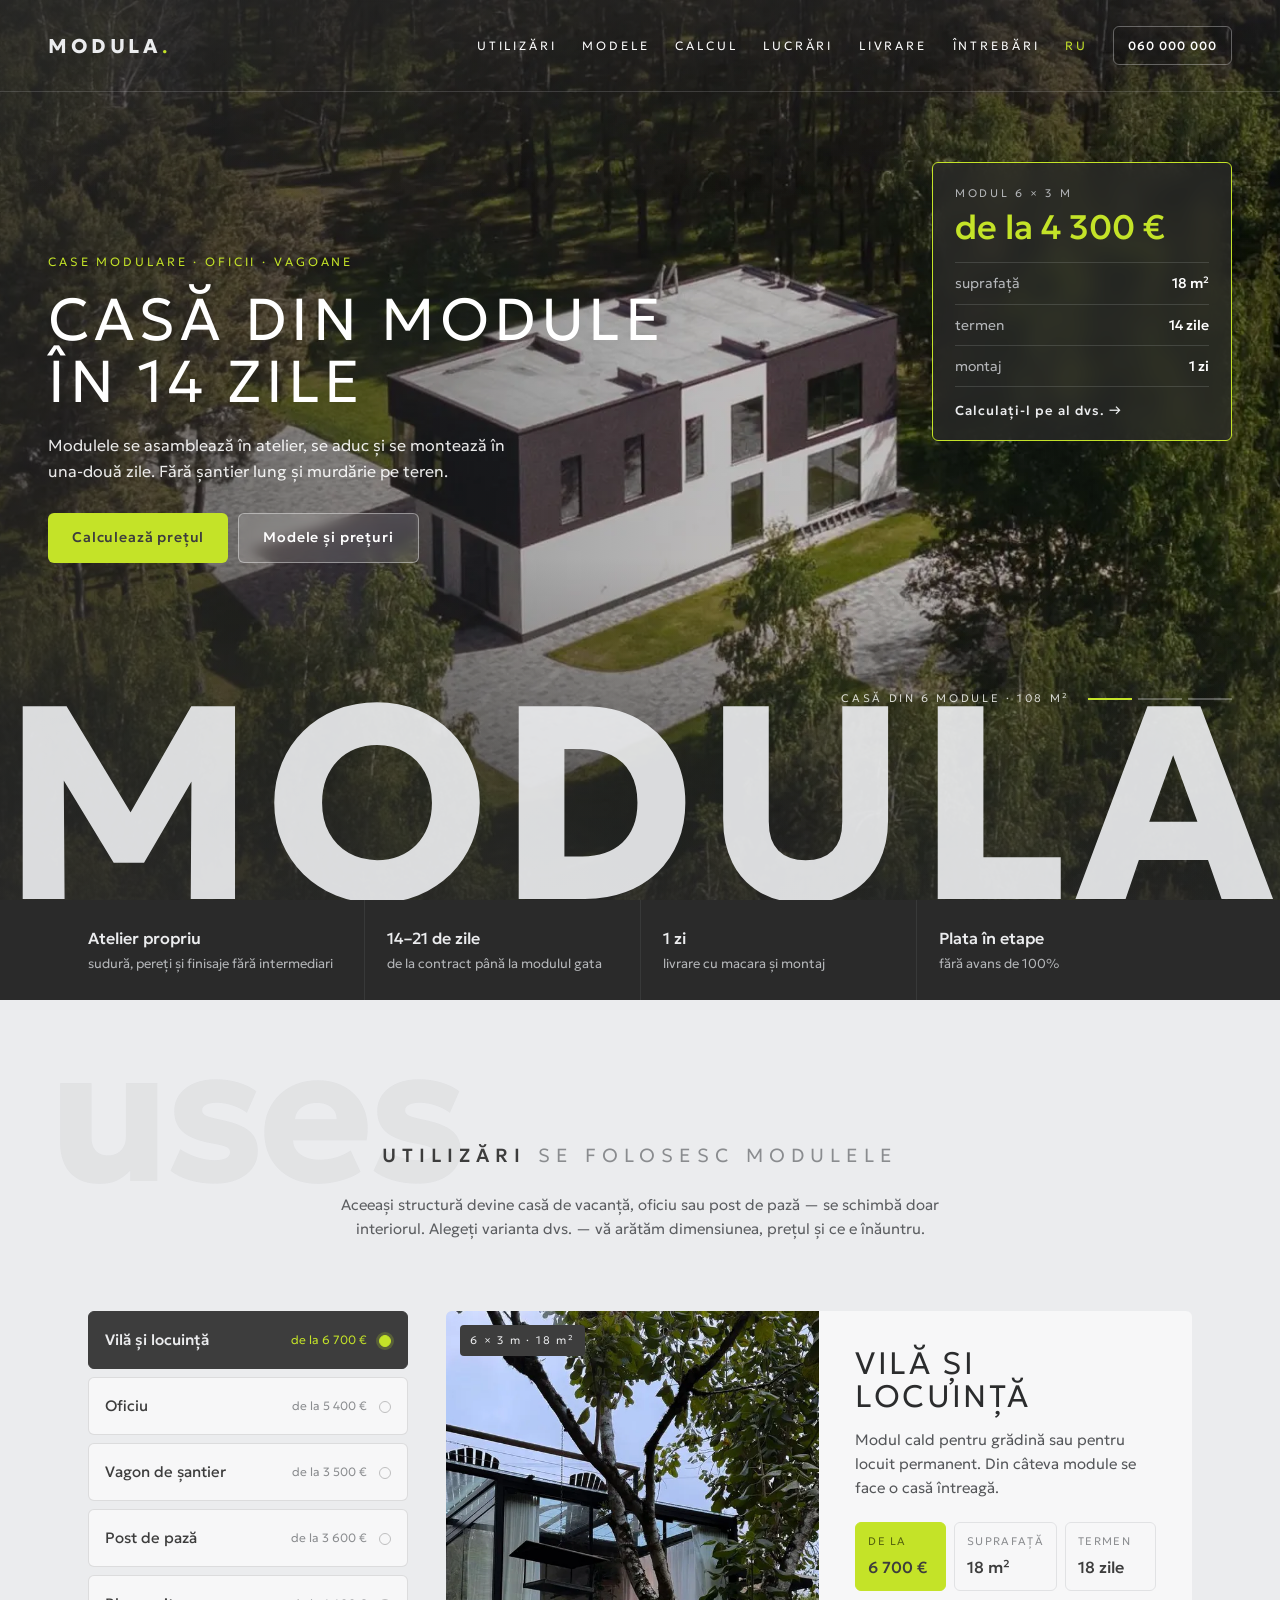
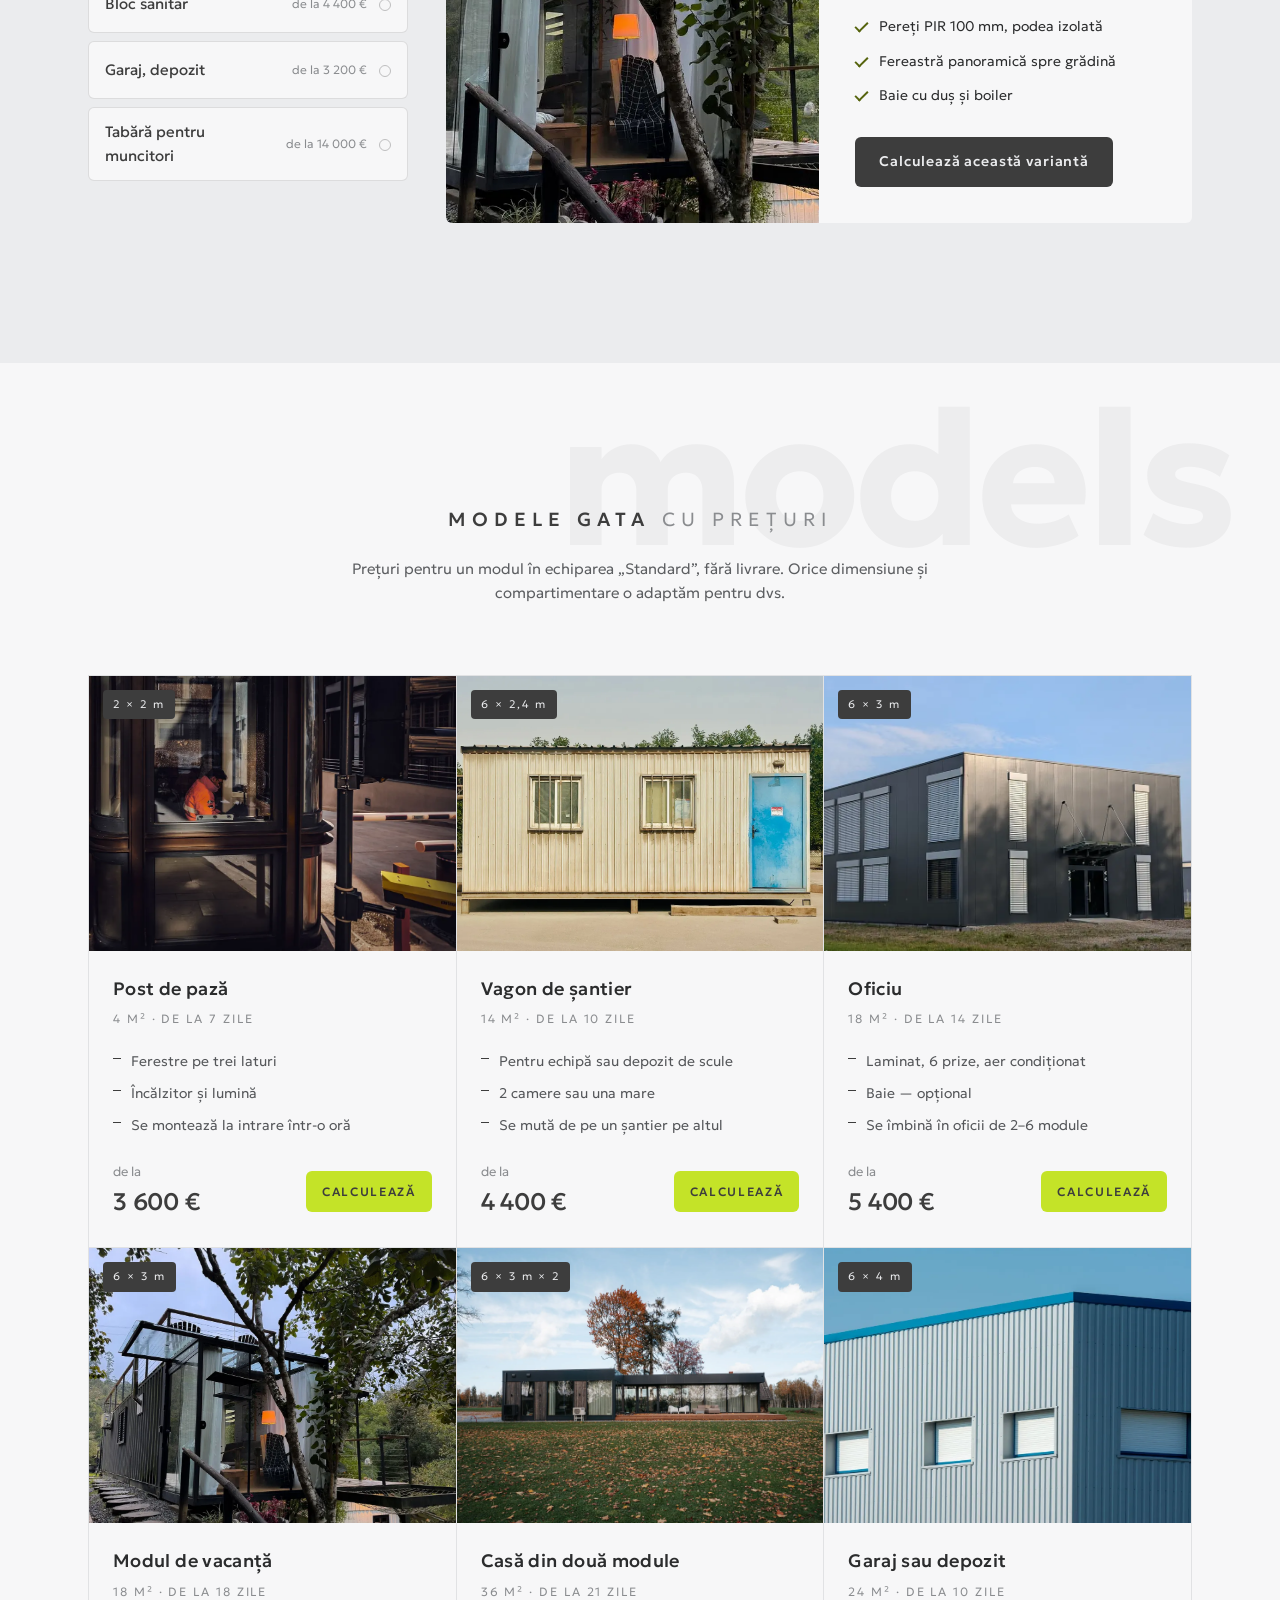
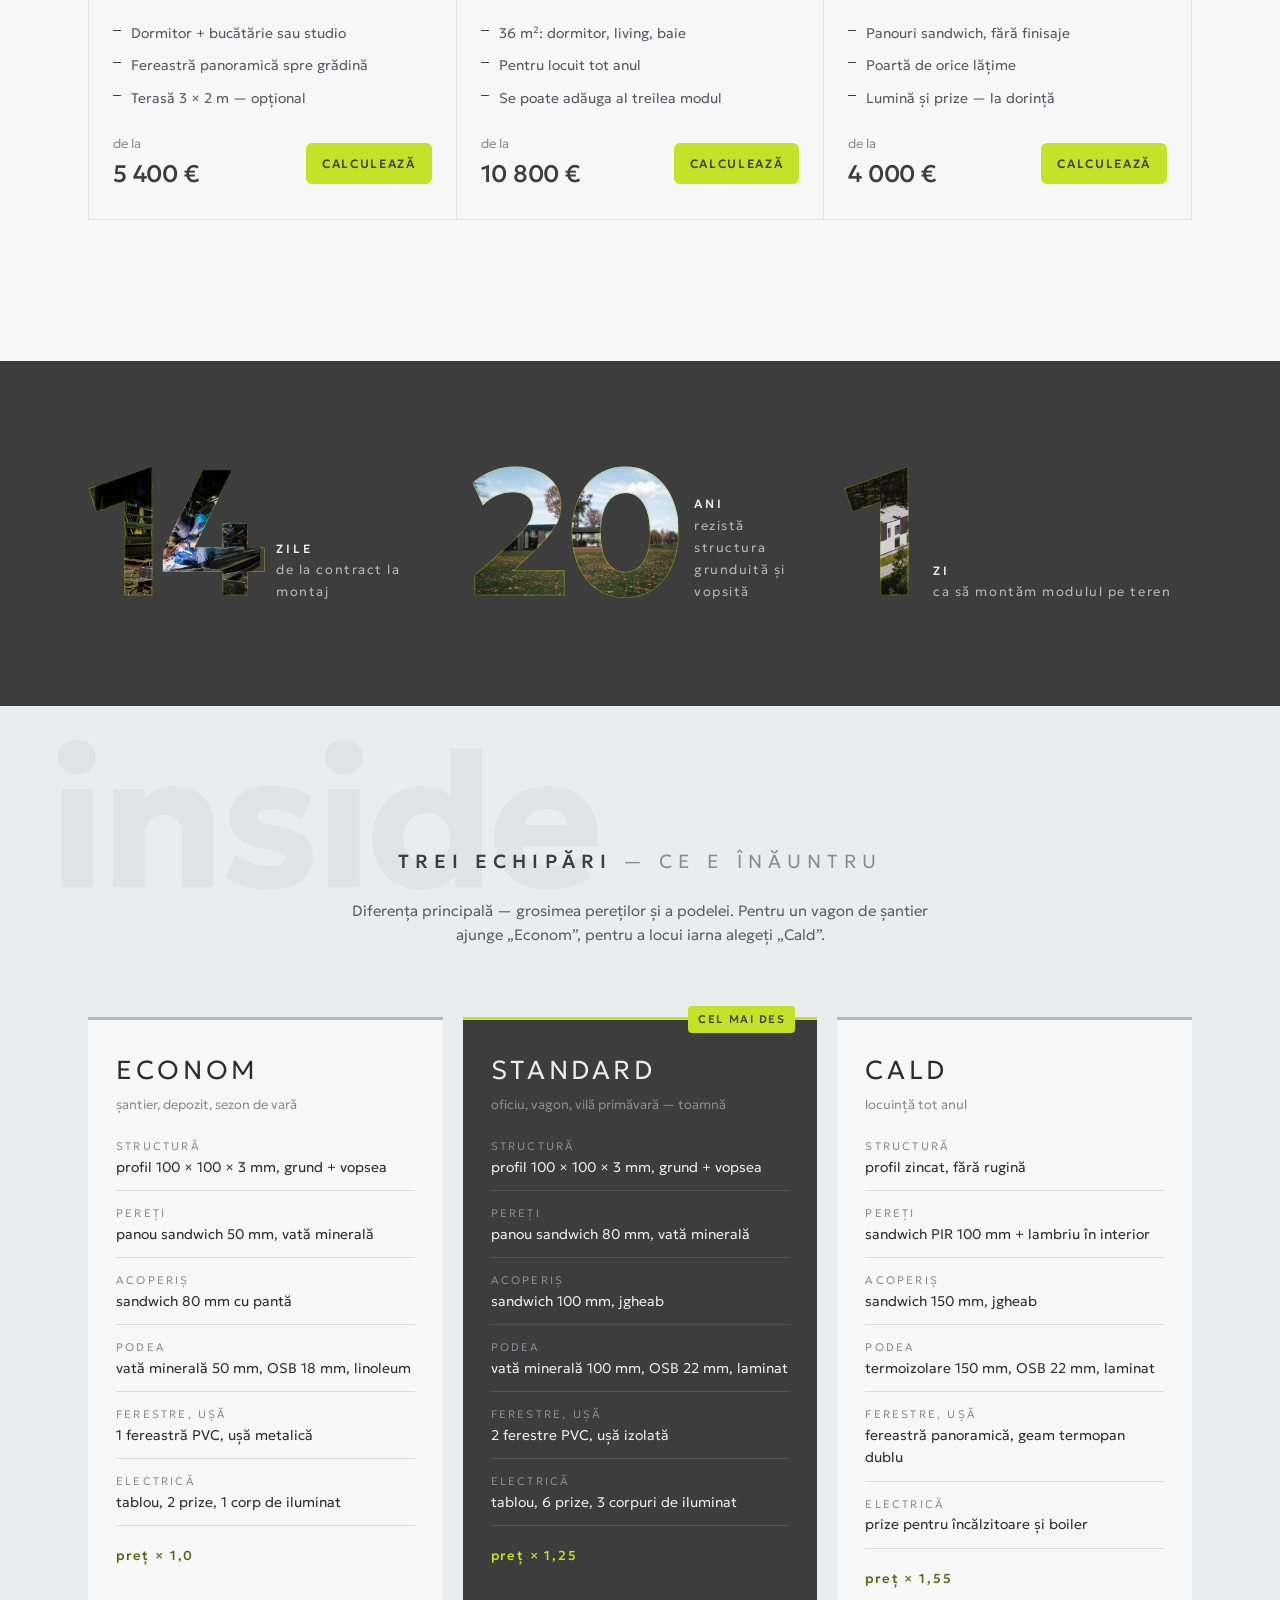
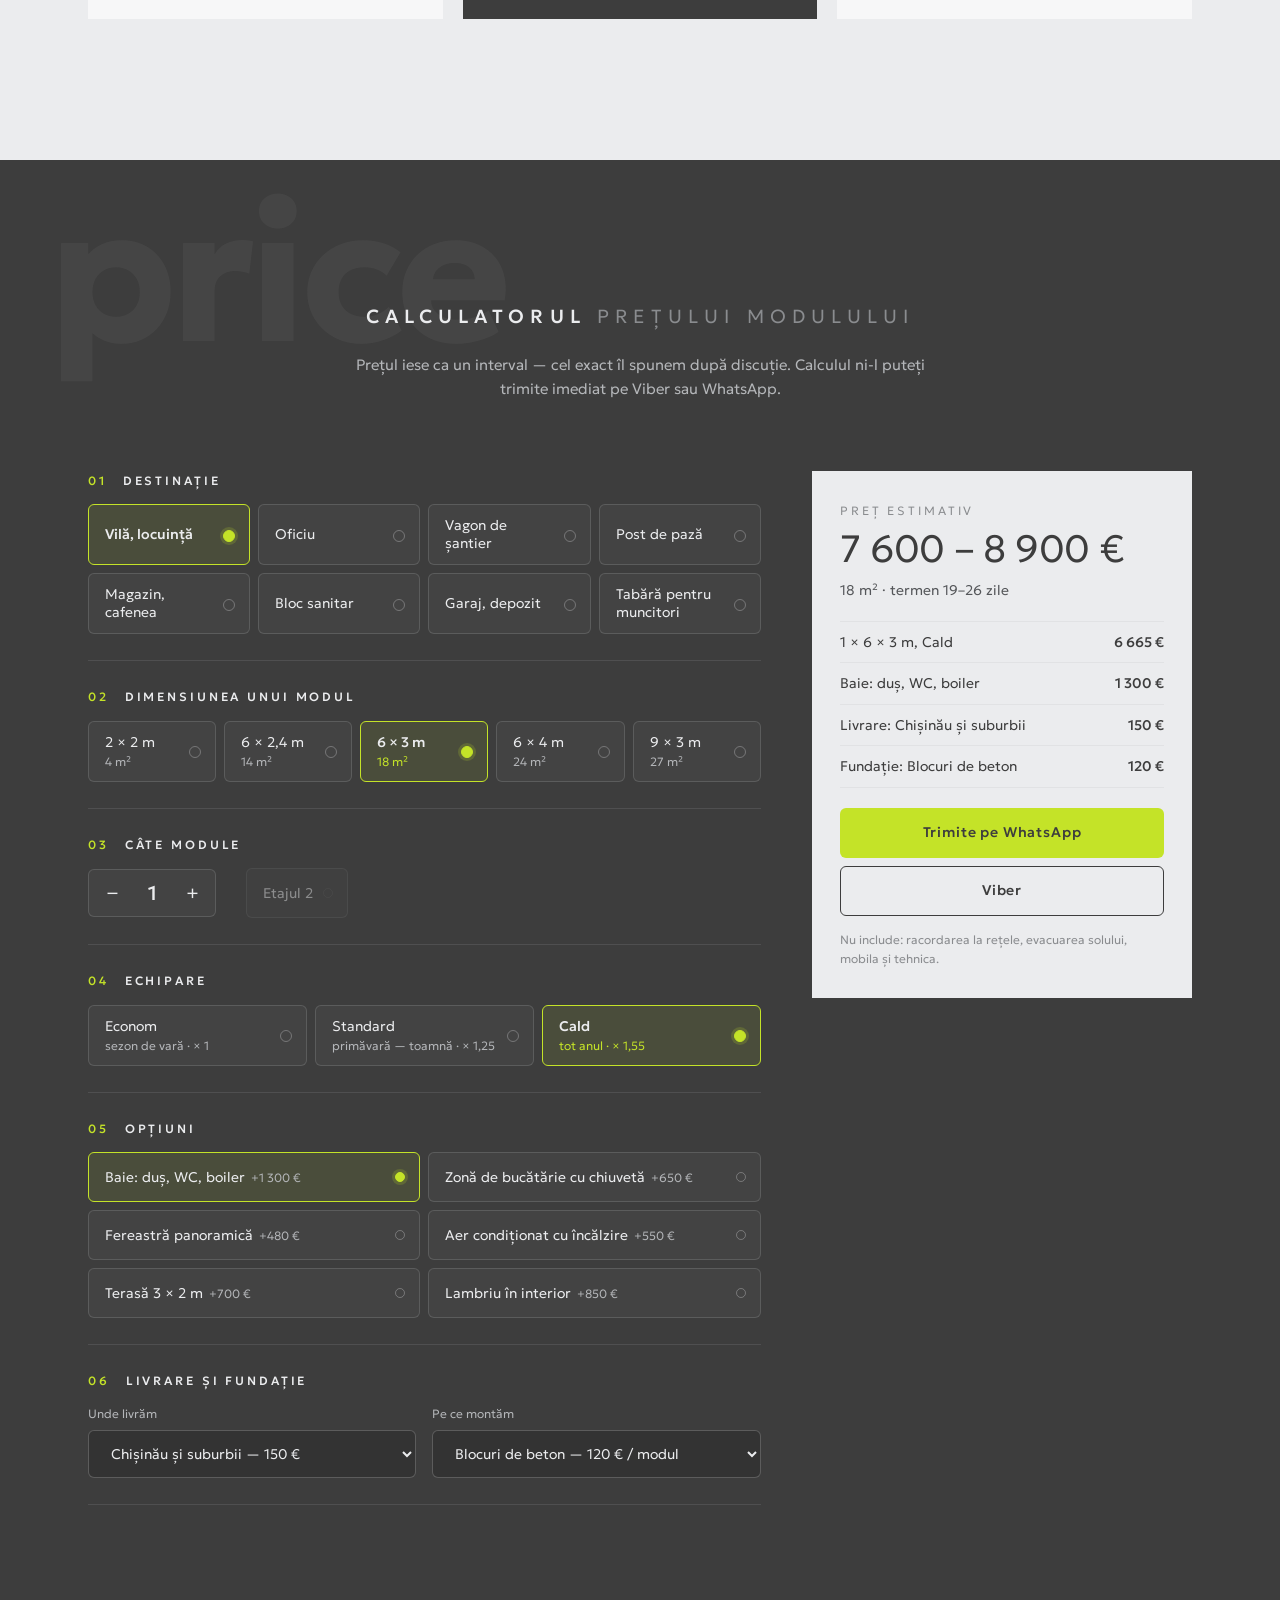
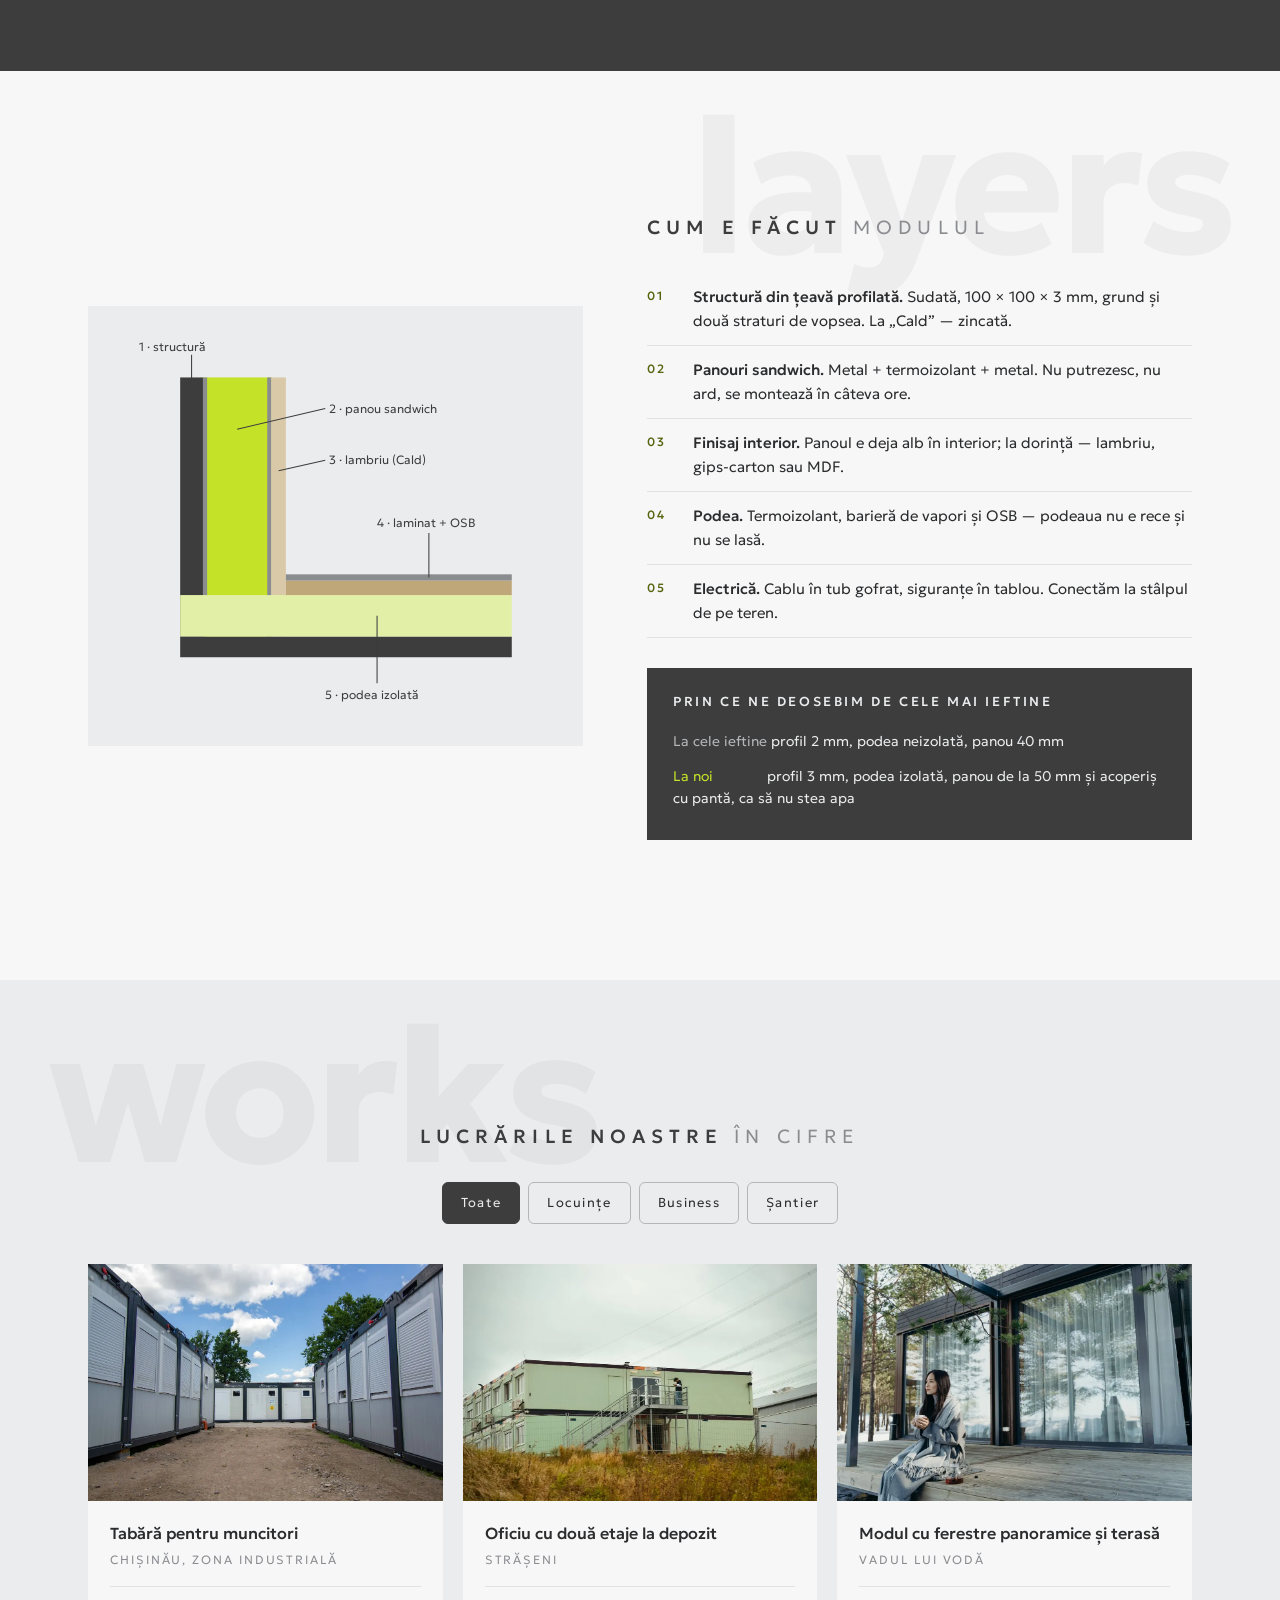
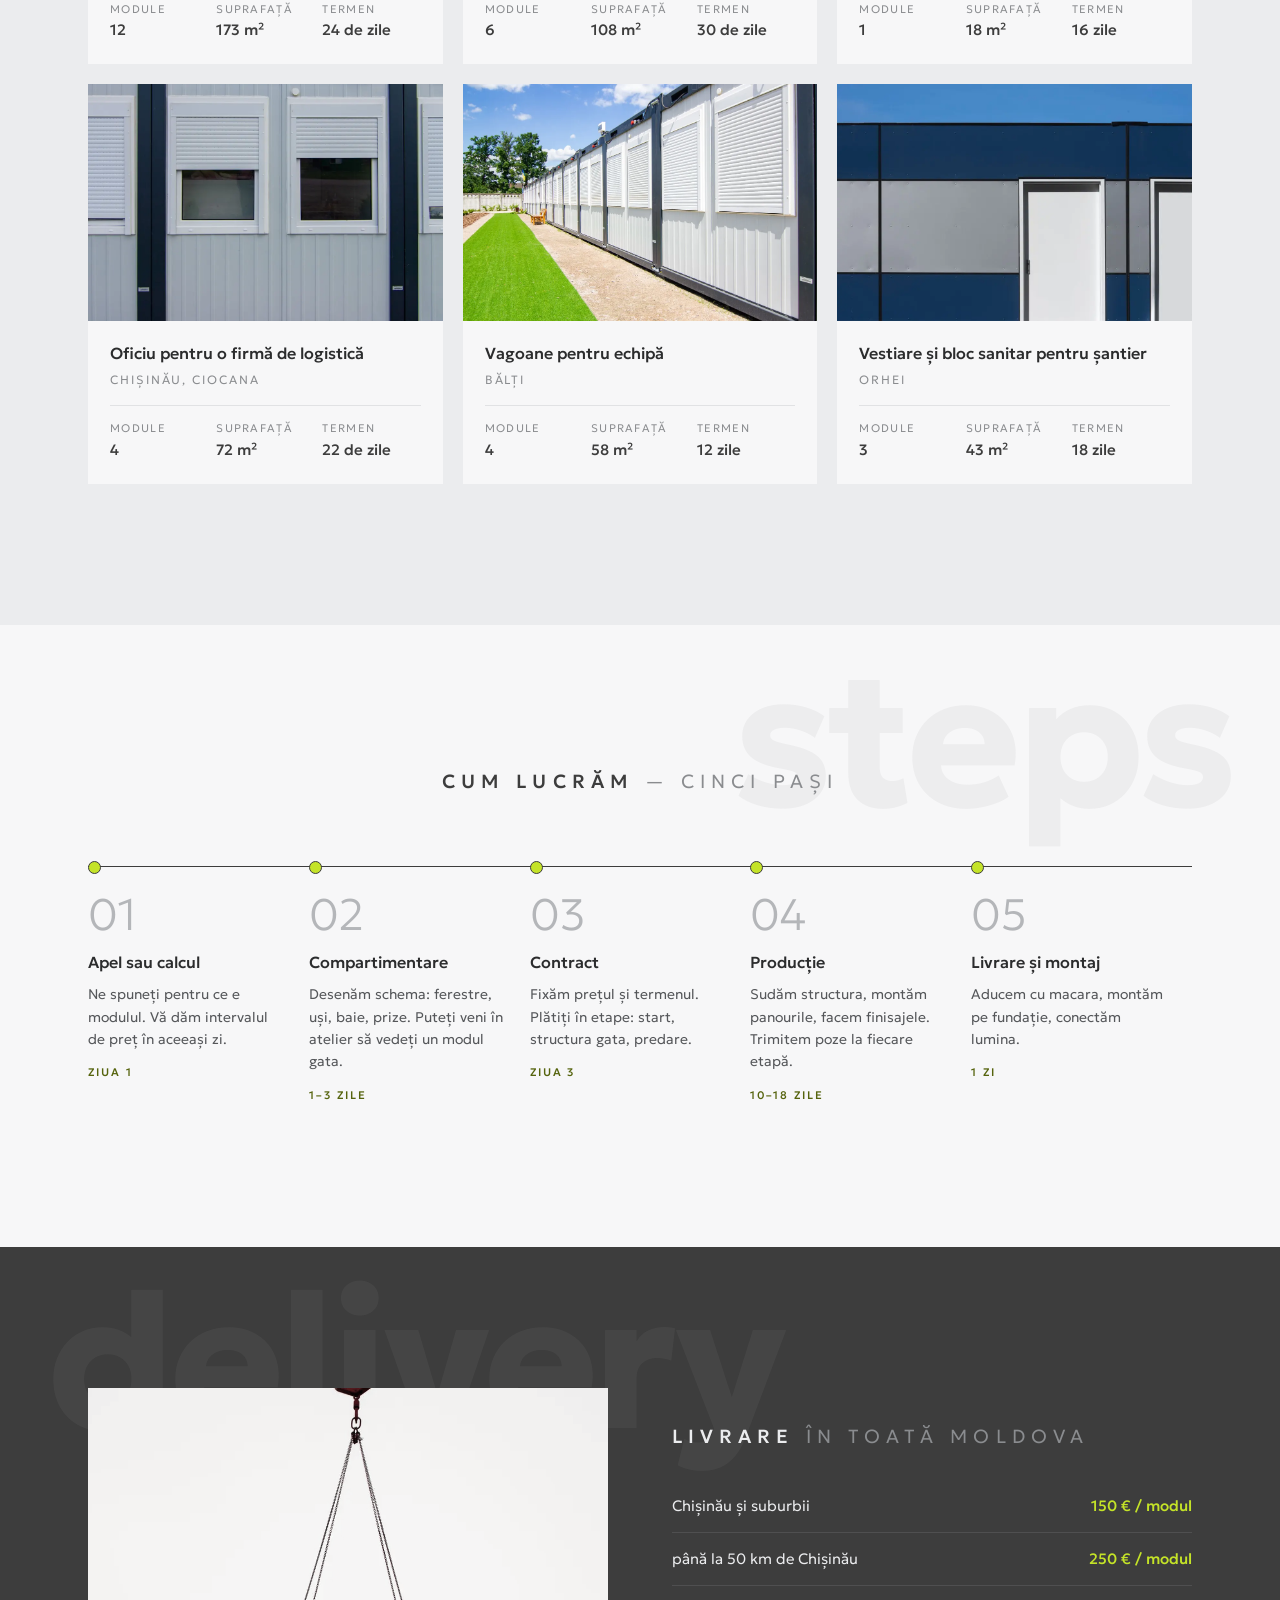
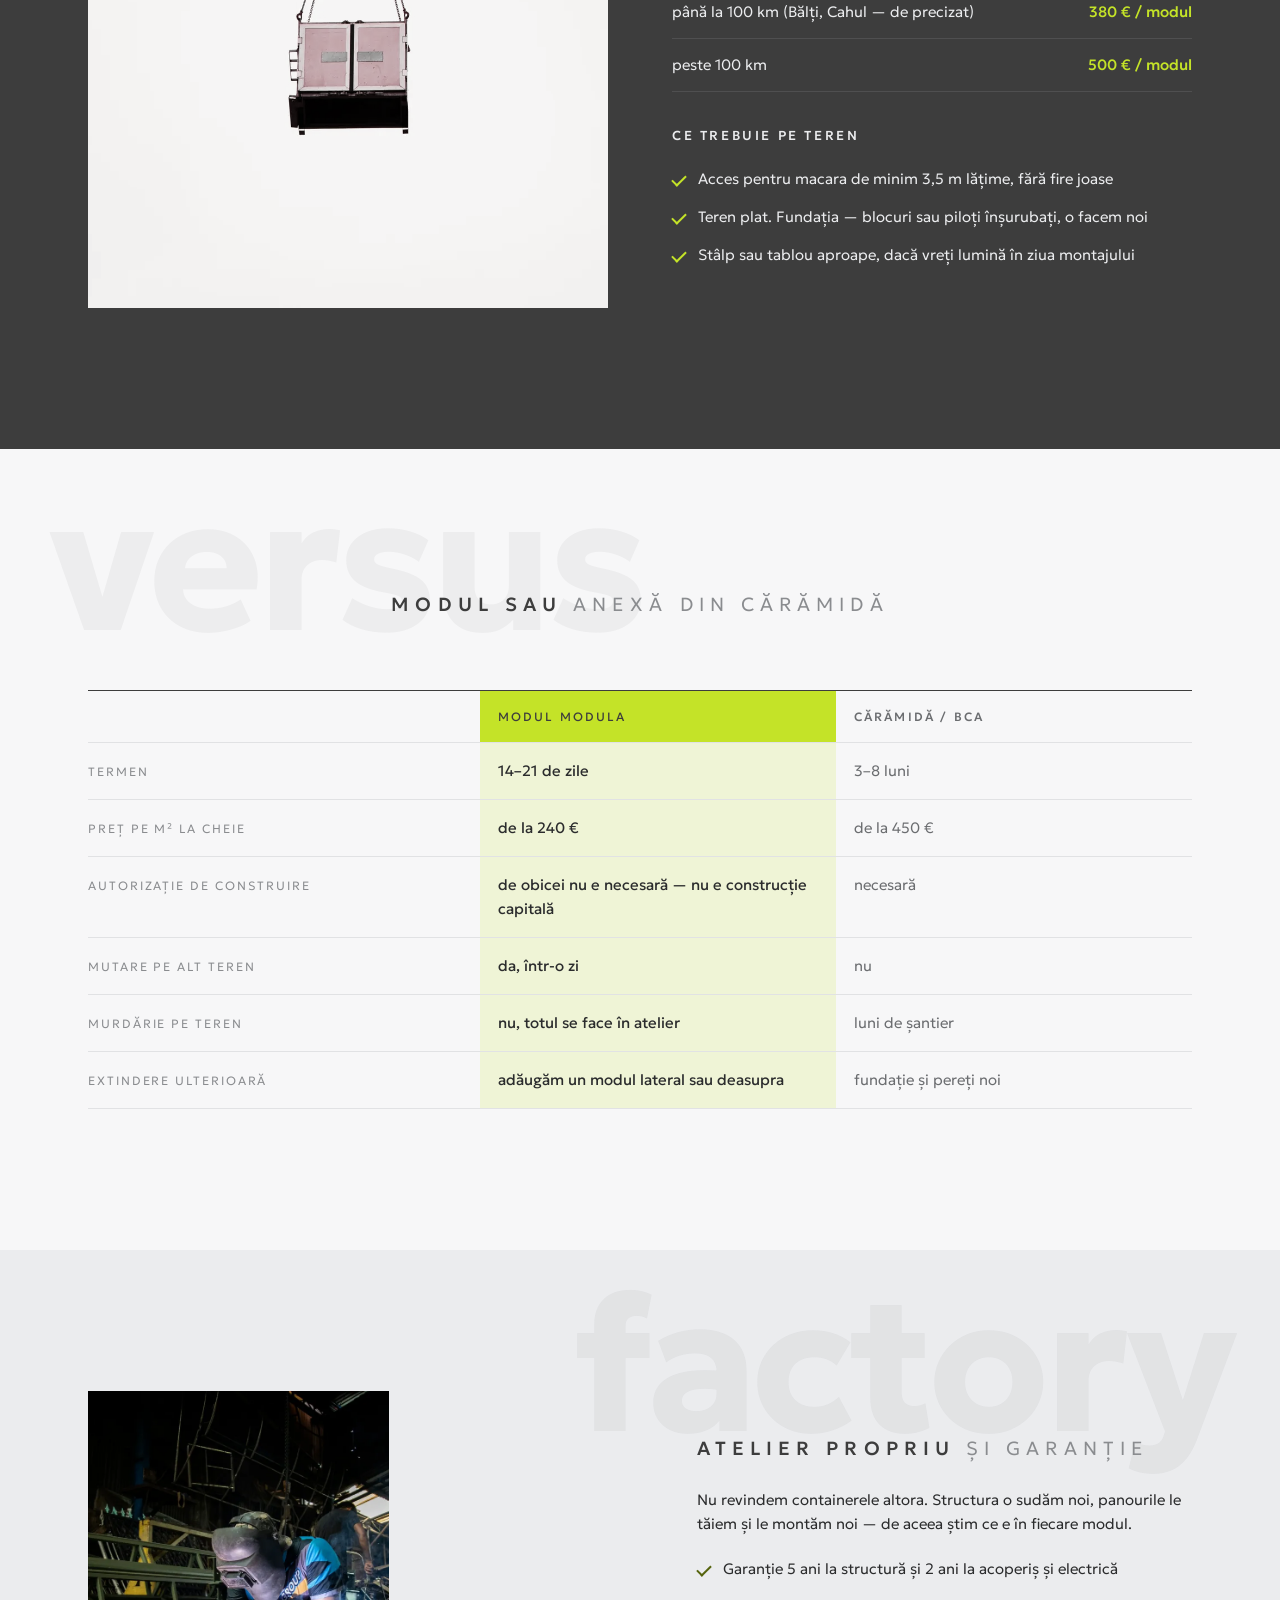
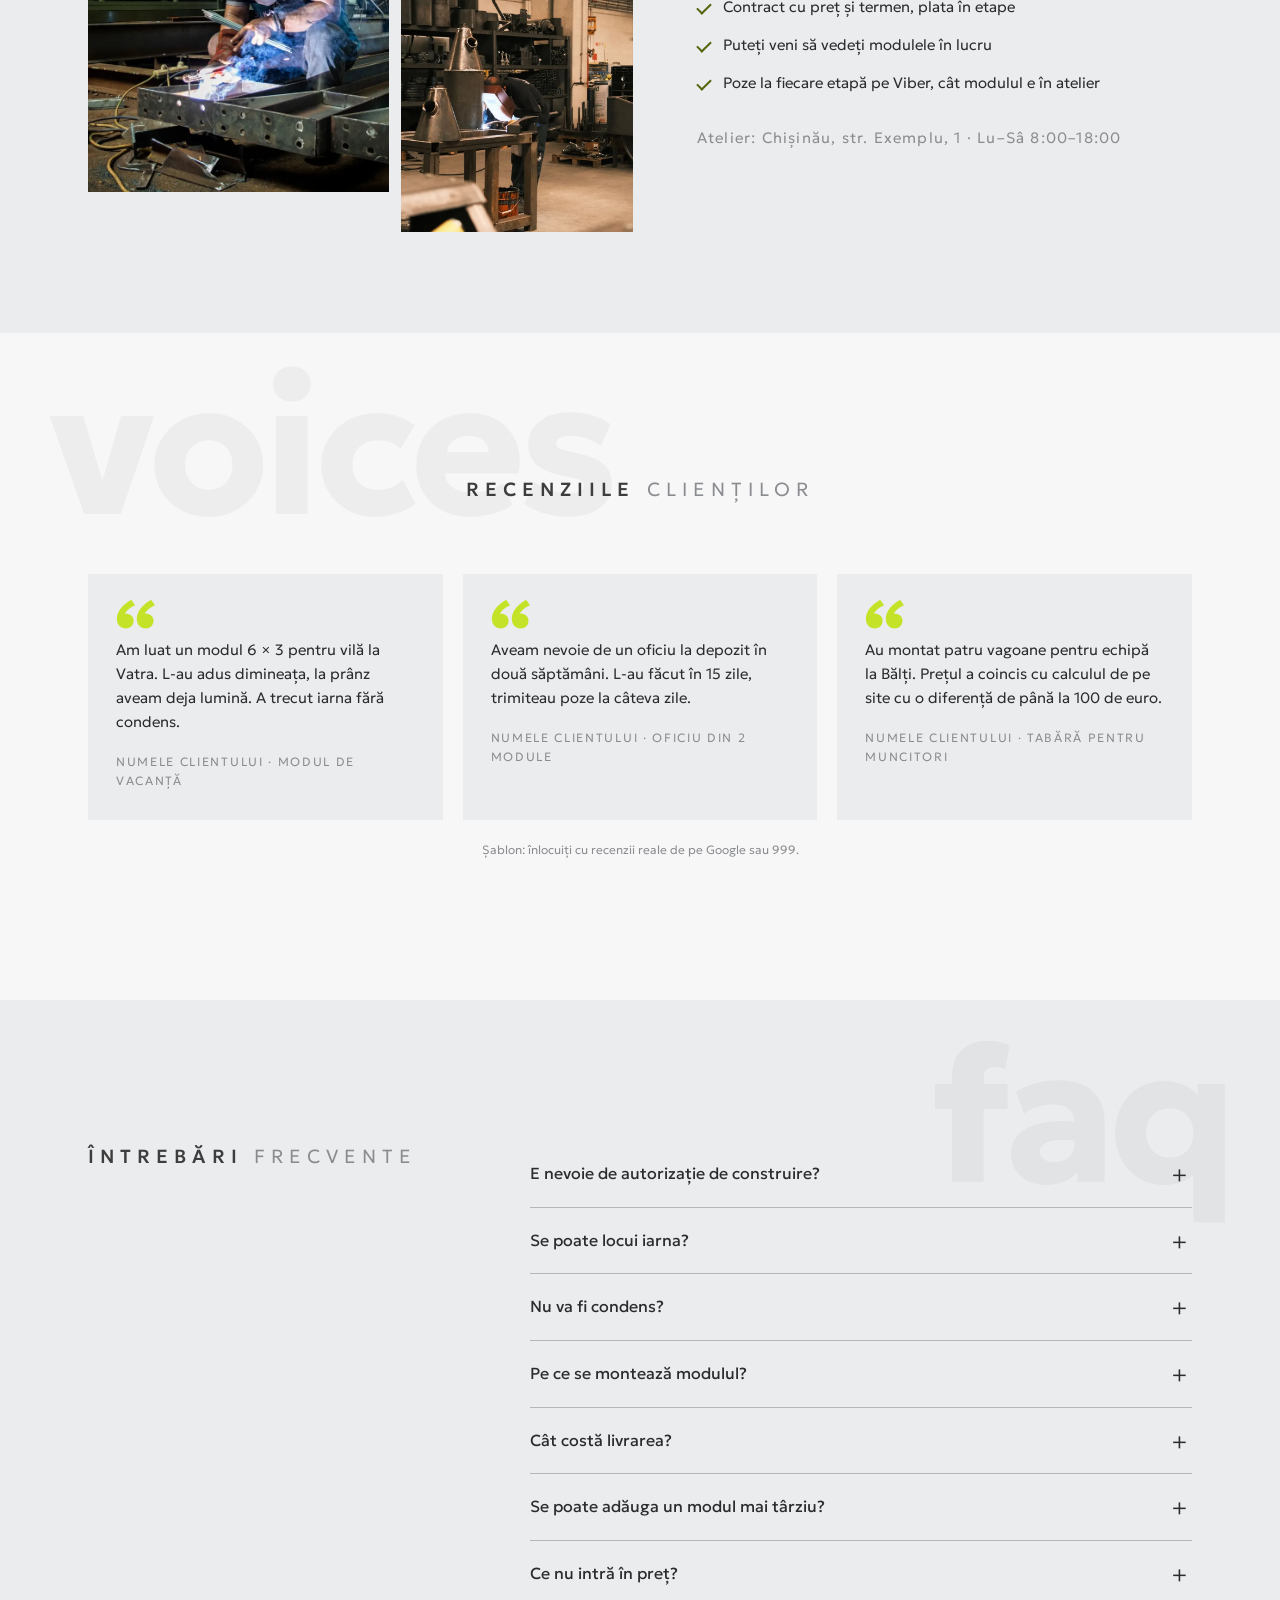
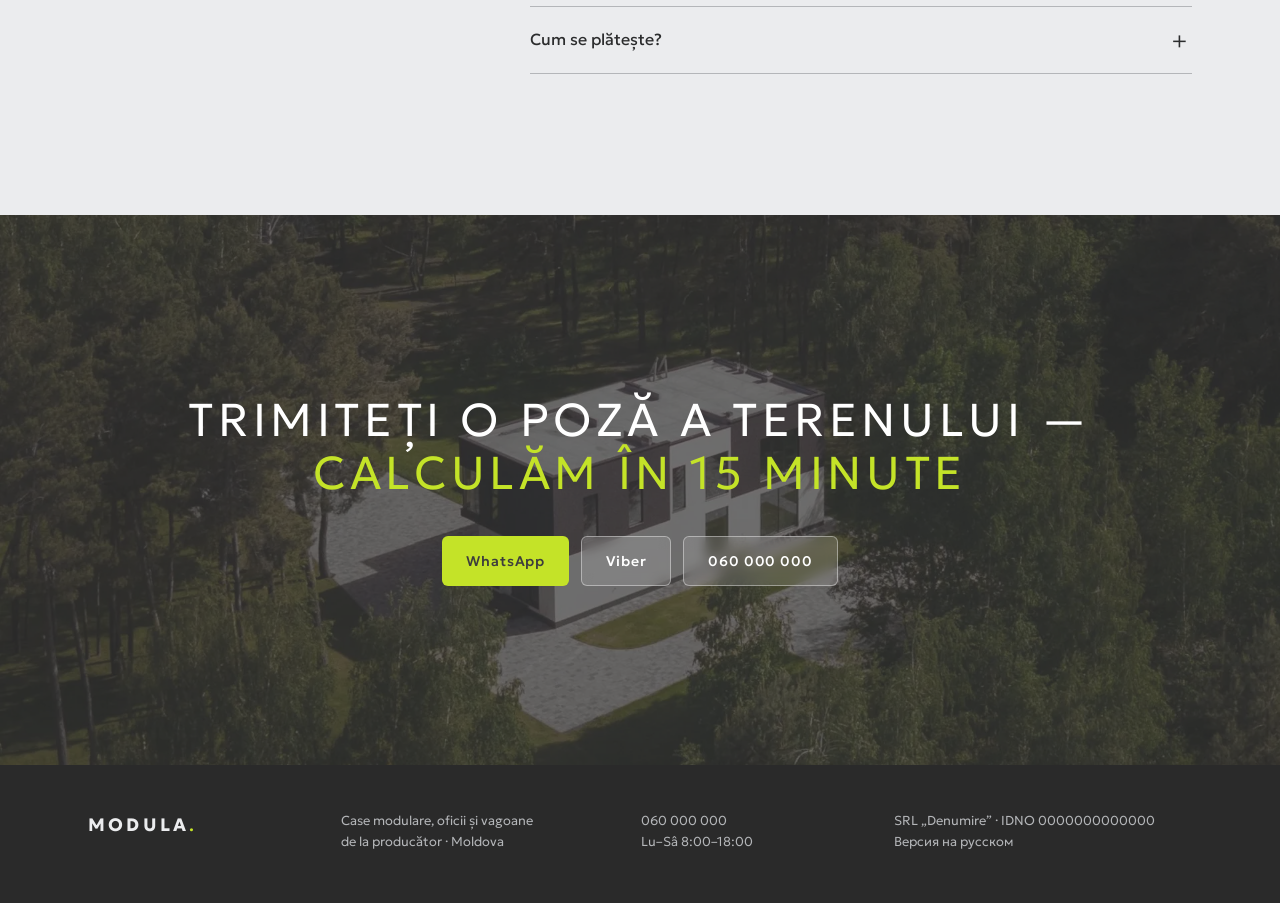
<file: ro.html>
<!doctype html>
<html lang="ro">
<head>
<meta charset="utf-8">
<meta name="viewport" content="width=device-width, initial-scale=1">
<title>MODULA — case modulare, oficii și vagoane de la producător · 060 000 000</title>
<meta name="description" content="Case modulare, module de vacanță, oficii, vagoane de șantier și posturi de pază din atelierul propriu în Moldova. Modul de 18 m² de la 4 300 €, termen 14 zile, livrare și montaj într-o zi. Calculator de preț online.">
<meta property="og:type" content="website">
<meta property="og:title" content="MODULA — case modulare și oficii de la producător">
<meta property="og:description" content="Modul de 18 m² de la 4 300 €. Atelier propriu, 14 zile, livrare în toată Moldova. Calculați prețul online.">
<meta property="og:locale" content="ro_RO">
<meta property="og:url" content="https://webonix-md.github.io/modula/ro.html">
<meta property="og:image" content="https://webonix-md.github.io/modula/img/og/og-square-ro.jpg">
<meta property="og:image:width" content="1200">
<meta property="og:image:height" content="1200">
<link rel="alternate" hreflang="ru" href="index.html">
<link rel="icon" href="favicon.svg" type="image/svg+xml">
<link rel="preload" href="fonts/Geologica-Light.woff2" as="font" type="font/woff2" crossorigin>
<link rel="stylesheet" href="style.css?v=14">
</head>
<body>

<!-- ============ HERO ============ -->
<header class="hero" id="top">
  <div class="hero__slides">
    <figure class="hero__slide is-on" data-cap="casă din 6 module · 108 m²" data-t="Casă din module în 14 zile" data-p="Modulele se asamblează în atelier, se aduc și se montează în una-două zile. Fără șantier lung și murdărie pe teren.">
      <img src="img/hero-1.webp" alt="Casă modulară cu două etaje într-o pădure de pini, vedere de sus" fetchpriority="high">
    </figure>
    <figure class="hero__slide" data-cap="casă din 4 module · 72 m²" data-t="Se poate locui tot anul" data-p="Patru module — dormitoare, bucătărie-living și terasă pe toată lungimea. Pereți și podea izolate, ferestre panoramice.">
      <img src="img/hero-2.webp" alt="Casă modulară cu un etaj, cu vitraje panoramice și terasă, toamna" loading="lazy">
    </figure>
    <figure class="hero__slide" data-cap="modul 6 × 3 m · 18 m²" data-t="Producție proprie" data-p="Structura, pereții și finisajele le facem noi, fără intermediari. Trimitem poze la fiecare etapă, cât modulul e în atelier.">
      <img src="img/hero-3.webp" alt="Modul cu vitraje panoramice seara, cu lumina aprinsă înăuntru" loading="lazy">
    </figure>
  </div>

  <div class="hero__top">
    <a class="logo" href="#top" aria-label="MODULA — pagina principală">MODULA<b>.</b></a>
    <nav class="nav" aria-label="Meniu">
      <a href="#uses">Utilizări</a>
      <a href="#models">Modele</a>
      <a href="#calc">Calcul</a>
      <a href="#works">Lucrări</a>
      <a href="#delivery">Livrare</a>
      <a href="#faq">Întrebări</a>
      <a class="nav__lang" href="index.html" hreflang="ru">RU</a>
      <a class="nav__tel" href="tel:+37360000000">060 000 000</a>
    </nav>
    <button class="burger" id="burger" aria-label="Deschide meniul" aria-expanded="false"><i></i><i></i></button>
  </div>

  <div class="hero__body">
    <div class="hero__text">
      <p class="eyebrow">Case modulare · oficii · vagoane</p>
      <h1 class="hero__title" id="heroTitle">Casă din module în 14 zile</h1>
      <p class="hero__lead" id="heroLead">Modulele se asamblează în atelier, se aduc și se montează în una-două zile. Fără șantier lung și murdărie pe teren.</p>
      <div class="hero__btns">
        <a class="btn btn--lime" href="#calc">Calculează prețul</a>
        <a class="btn btn--glass" href="#models">Modele și prețuri</a>
      </div>
    </div>

    <aside class="hero__price">
      <p class="hero__price-cap">Modul 6 × 3 m</p>
      <p class="hero__price-sum">de la 4 300 €</p>
      <ul>
        <li><span>suprafață</span><b>18 m²</b></li>
        <li><span>termen</span><b>14 zile</b></li>
        <li><span>montaj</span><b>1 zi</b></li>
      </ul>
      <a class="hero__price-go" href="#calc">Calculați-l pe al dvs. →</a>
    </aside>
  </div>

  <div class="hero__dots">
    <span class="hero__cap" id="heroCap">casă din 6 module · 108 m²</span>
    <div class="hero__bars" role="tablist" aria-label="Slide-uri">
      <button class="is-on" aria-label="Slide-ul 1"><i></i></button>
      <button aria-label="Slide-ul 2"><i></i></button>
      <button aria-label="Slide-ul 3"><i></i></button>
    </div>
  </div>

  <p class="hero__word" aria-hidden="true">MODULA</p>
</header>

<!-- ============ FACTS ============ -->
<section class="facts" aria-label="Pe scurt despre noi">
  <div class="wrap facts__row">
    <p><b>Atelier propriu</b> sudură, pereți și finisaje fără intermediari</p>
    <p><b>14–21 de zile</b> de la contract până la modulul gata</p>
    <p><b>1 zi</b> livrare cu macara și montaj</p>
    <p><b>Plata în etape</b> fără avans de 100%</p>
  </div>
</section>

<!-- ============ USES (footage strip) ============ -->
<section class="sec sec--ice" id="uses">
  <span class="ghost" aria-hidden="true">uses</span>
  <div class="wrap">
    <h2 class="stitle">Utilizări <span>se folosesc modulele</span></h2>
    <p class="slead">Aceeași structură devine casă de vacanță, oficiu sau post de pază — se schimbă doar interiorul. Alegeți varianta dvs. — vă arătăm dimensiunea, prețul și ce e înăuntru.</p>
  </div>
  <div class="wrap uses">
    <div class="uses__list" id="usesList" role="tablist" aria-label="Pentru ce e modulul"></div>
    <article class="uses__card" id="usesCard" aria-live="polite">
      <div class="uses__img"><img id="uImg" src="img/use-dacha.webp" alt="" loading="lazy"><span class="uses__tag" id="uTag">6 × 3 m · 18 m²</span></div>
      <div class="uses__body">
        <h3 id="uTitle">Vilă și locuință</h3>
        <p id="uText"></p>
        <ul class="uses__specs" id="uSpecs"></ul>
        <ul class="uses__inc" id="uInc"></ul>
        <button class="btn btn--dark" id="uGo" type="button">Calculează această variantă</button>
      </div>
    </article>
  </div>
</section>

<!-- ============ MODELS ============ -->
<section class="sec" id="models">
  <span class="ghost ghost--r" aria-hidden="true">models</span>
  <div class="wrap">
    <h2 class="stitle">Modele gata <span>cu prețuri</span></h2>
    <p class="slead">Prețuri pentru un modul în echiparea „Standard”, fără livrare. Orice dimensiune și compartimentare o adaptăm pentru dvs.</p>
    <div class="models" id="modelsGrid"></div>
  </div>
</section>

<!-- ============ NUMBER ============ -->
<section class="bignum" aria-label="Termene">
  <div class="wrap bignum__row">
    <div class="bignum__it">
      <span class="bignum__n" style="--img:url(img/shop-weld.webp)">14</span>
      <p>zile<br><span>de la contract la montaj</span></p>
    </div>
    <div class="bignum__it">
      <span class="bignum__n" style="--img:url(img/hero-2.webp)">20</span>
      <p>ani<br><span>rezistă structura grunduită și vopsită</span></p>
    </div>
    <div class="bignum__it">
      <span class="bignum__n" style="--img:url(img/hero-1.webp)">1</span>
      <p>zi<br><span>ca să montăm modulul pe teren</span></p>
    </div>
  </div>
</section>

<!-- ============ KITS ============ -->
<section class="sec sec--ice" id="kits">
  <span class="ghost" aria-hidden="true">inside</span>
  <div class="wrap">
    <h2 class="stitle">Trei echipări <span>— ce e înăuntru</span></h2>
    <p class="slead">Diferența principală — grosimea pereților și a podelei. Pentru un vagon de șantier ajunge „Econom”, pentru a locui iarna alegeți „Cald”.</p>
    <div class="kits">
      <article class="kit">
        <h3>Econom</h3><p class="kit__for">șantier, depozit, sezon de vară</p>
        <dl>
          <dt>Structură</dt><dd>profil 100 × 100 × 3 mm, grund + vopsea</dd>
          <dt>Pereți</dt><dd>panou sandwich 50 mm, vată minerală</dd>
          <dt>Acoperiș</dt><dd>sandwich 80 mm cu pantă</dd>
          <dt>Podea</dt><dd>vată minerală 50 mm, OSB 18 mm, linoleum</dd>
          <dt>Ferestre, ușă</dt><dd>1 fereastră PVC, ușă metalică</dd>
          <dt>Electrică</dt><dd>tablou, 2 prize, 1 corp de iluminat</dd>
        </dl>
        <p class="kit__k">preț × 1,0</p>
      </article>
      <article class="kit kit--on">
        <span class="kit__tag">cel mai des</span>
        <h3>Standard</h3><p class="kit__for">oficiu, vagon, vilă primăvară — toamnă</p>
        <dl>
          <dt>Structură</dt><dd>profil 100 × 100 × 3 mm, grund + vopsea</dd>
          <dt>Pereți</dt><dd>panou sandwich 80 mm, vată minerală</dd>
          <dt>Acoperiș</dt><dd>sandwich 100 mm, jgheab</dd>
          <dt>Podea</dt><dd>vată minerală 100 mm, OSB 22 mm, laminat</dd>
          <dt>Ferestre, ușă</dt><dd>2 ferestre PVC, ușă izolată</dd>
          <dt>Electrică</dt><dd>tablou, 6 prize, 3 corpuri de iluminat</dd>
        </dl>
        <p class="kit__k">preț × 1,25</p>
      </article>
      <article class="kit">
        <h3>Cald</h3><p class="kit__for">locuință tot anul</p>
        <dl>
          <dt>Structură</dt><dd>profil zincat, fără rugină</dd>
          <dt>Pereți</dt><dd>sandwich PIR 100 mm + lambriu în interior</dd>
          <dt>Acoperiș</dt><dd>sandwich 150 mm, jgheab</dd>
          <dt>Podea</dt><dd>termoizolare 150 mm, OSB 22 mm, laminat</dd>
          <dt>Ferestre, ușă</dt><dd>fereastră panoramică, geam termopan dublu</dd>
          <dt>Electrică</dt><dd>prize pentru încălzitoare și boiler</dd>
        </dl>
        <p class="kit__k">preț × 1,55</p>
      </article>
    </div>
  </div>
</section>

<!-- ============ CALC ============ -->
<section class="sec sec--slag" id="calc">
  <span class="ghost ghost--d" aria-hidden="true">price</span>
  <div class="wrap">
    <h2 class="stitle stitle--d">Calculatorul <span>prețului modulului</span></h2>
    <p class="slead slead--d">Prețul iese ca un interval — cel exact îl spunem după discuție. Calculul ni-l puteți trimite imediat pe Viber sau WhatsApp.</p>

    <div class="calc">
      <div class="calc__form">
        <fieldset class="cf">
          <legend><i>01</i> Destinație</legend>
          <div class="chips" id="cType"></div>
        </fieldset>
        <fieldset class="cf">
          <legend><i>02</i> Dimensiunea unui modul</legend>
          <div class="chips" id="cSize"></div>
        </fieldset>
        <fieldset class="cf cf--row">
          <legend><i>03</i> Câte module</legend>
          <div class="stepper">
            <button type="button" id="cMinus" aria-label="Mai puține">−</button>
            <output id="cCount">1</output>
            <button type="button" id="cPlus" aria-label="Mai multe">+</button>
          </div>
          <label class="tog"><input type="checkbox" id="cFloor2"> <span>Etajul 2</span></label>
        </fieldset>
        <fieldset class="cf">
          <legend><i>04</i> Echipare</legend>
          <div class="chips" id="cKit"></div>
        </fieldset>
        <fieldset class="cf">
          <legend><i>05</i> Opțiuni</legend>
          <div class="checks" id="cOpts"></div>
        </fieldset>
        <fieldset class="cf cf--2">
          <legend><i>06</i> Livrare și fundație</legend>
          <label class="sel"><span>Unde livrăm</span><select id="cZone"></select></label>
          <label class="sel"><span>Pe ce montăm</span><select id="cBase"></select></label>
        </fieldset>
      </div>

      <aside class="calc__res" aria-live="polite">
        <p class="res__cap">Preț estimativ</p>
        <p class="res__sum"><span id="rFrom">—</span> – <span id="rTo">—</span> €</p>
        <p class="res__meta"><span id="rArea">18 m²</span> · termen <span id="rDays">14</span> zile</p>
        <ul class="res__lines" id="rLines"></ul>
        <div class="res__btns">
          <a class="btn btn--lime" id="rWa" href="#" target="_blank" rel="noopener">Trimite pe WhatsApp</a>
          <a class="btn btn--line" id="rViber" href="#">Viber</a>
        </div>
        <p class="res__note">Nu include: racordarea la rețele, evacuarea solului, mobila și tehnica.</p>
      </aside>
    </div>
  </div>
</section>

<!-- ============ HOW IT'S BUILT ============ -->
<section class="sec" id="build">
  <span class="ghost ghost--r" aria-hidden="true">layers</span>
  <div class="wrap build">
    <div class="build__fig">
      <svg viewBox="0 0 420 360" role="img" aria-labelledby="cutT">
        <title id="cutT">Secțiunea peretelui și a podelei modulului</title>
        <rect x="60" y="40" width="22" height="250" fill="#3D3D3D"/>
        <rect x="82" y="40" width="66" height="250" fill="#C4E328"/>
        <rect x="82" y="40" width="4" height="250" fill="#8A8C8F"/>
        <rect x="144" y="40" width="4" height="250" fill="#8A8C8F"/>
        <rect x="148" y="40" width="14" height="250" fill="#D9C9A8"/>
        <rect x="60" y="290" width="320" height="20" fill="#3D3D3D"/>
        <rect x="60" y="250" width="320" height="40" fill="#E2EFA6"/>
        <rect x="162" y="236" width="218" height="14" fill="#BFA77A"/>
        <rect x="162" y="230" width="218" height="6" fill="#8A8C8F"/>
        <g font-family="Geologica, sans-serif" font-size="12" fill="#3D3D3D">
          <line x1="71" y1="60" x2="71" y2="18" stroke="#3D3D3D"/><text x="20" y="14">1 · structură</text>
          <line x1="115" y1="90" x2="200" y2="70" stroke="#3D3D3D"/><text x="204" y="74">2 · panou sandwich</text>
          <line x1="155" y1="130" x2="200" y2="120" stroke="#3D3D3D"/><text x="204" y="124">3 · lambriu (Cald)</text>
          <line x1="300" y1="233" x2="300" y2="190" stroke="#3D3D3D"/><text x="250" y="184">4 · laminat + OSB</text>
          <line x1="250" y1="270" x2="250" y2="335" stroke="#3D3D3D"/><text x="200" y="350">5 · podea izolată</text>
        </g>
      </svg>
    </div>
    <div class="build__text">
      <h2 class="stitle stitle--l">Cum e făcut <span>modulul</span></h2>
      <ol class="layers">
        <li><b>Structură din țeavă profilată.</b> Sudată, 100 × 100 × 3 mm, grund și două straturi de vopsea. La „Cald” — zincată.</li>
        <li><b>Panouri sandwich.</b> Metal + termoizolant + metal. Nu putrezesc, nu ard, se montează în câteva ore.</li>
        <li><b>Finisaj interior.</b> Panoul e deja alb în interior; la dorință — lambriu, gips-carton sau MDF.</li>
        <li><b>Podea.</b> Termoizolant, barieră de vapori și OSB — podeaua nu e rece și nu se lasă.</li>
        <li><b>Electrică.</b> Cablu în tub gofrat, siguranțe în tablou. Conectăm la stâlpul de pe teren.</li>
      </ol>
      <div class="vs">
        <h3>Prin ce ne deosebim de cele mai ieftine</h3>
        <ul>
          <li><span>La cele ieftine</span> profil 2 mm, podea neizolată, panou 40 mm</li>
          <li><span>La noi</span> profil 3 mm, podea izolată, panou de la 50 mm și acoperiș cu pantă, ca să nu stea apa</li>
        </ul>
      </div>
    </div>
  </div>
</section>

<!-- ============ WORKS ============ -->
<section class="sec sec--ice" id="works">
  <span class="ghost" aria-hidden="true">works</span>
  <div class="wrap">
    <h2 class="stitle">Lucrările noastre <span>în cifre</span></h2>
    <div class="filters" id="wFilters" role="tablist">
      <button class="is-on" data-f="all">Toate</button>
      <button data-f="life">Locuințe</button>
      <button data-f="biz">Business</button>
      <button data-f="site">Șantier</button>
    </div>
    <div class="works" id="worksGrid"></div>
  </div>
</section>

<!-- ============ STEPS ============ -->
<section class="sec" id="steps">
  <span class="ghost ghost--r" aria-hidden="true">steps</span>
  <div class="wrap">
    <h2 class="stitle">Cum lucrăm <span>— cinci pași</span></h2>
    <ol class="steps">
      <li><i>01</i><h3>Apel sau calcul</h3><p>Ne spuneți pentru ce e modulul. Vă dăm intervalul de preț în aceeași zi.</p><span>ziua 1</span></li>
      <li><i>02</i><h3>Compartimentare</h3><p>Desenăm schema: ferestre, uși, baie, prize. Puteți veni în atelier să vedeți un modul gata.</p><span>1–3 zile</span></li>
      <li><i>03</i><h3>Contract</h3><p>Fixăm prețul și termenul. Plătiți în etape: start, structura gata, predare.</p><span>ziua 3</span></li>
      <li><i>04</i><h3>Producție</h3><p>Sudăm structura, montăm panourile, facem finisajele. Trimitem poze la fiecare etapă.</p><span>10–18 zile</span></li>
      <li><i>05</i><h3>Livrare și montaj</h3><p>Aducem cu macara, montăm pe fundație, conectăm lumina.</p><span>1 zi</span></li>
    </ol>
  </div>
</section>

<!-- ============ DELIVERY ============ -->
<section class="sec sec--slag" id="delivery">
  <span class="ghost ghost--d" aria-hidden="true">delivery</span>
  <div class="wrap deliv">
    <figure class="deliv__img"><img src="img/delivery.webp" alt="Modul suspendat în chingile macaralei" loading="lazy"></figure>
    <div class="deliv__text">
      <h2 class="stitle stitle--d stitle--l">Livrare <span>în toată Moldova</span></h2>
      <ul class="zones" id="zonesList"></ul>
      <h3 class="deliv__h">Ce trebuie pe teren</h3>
      <ul class="ticks">
        <li>Acces pentru macara de minim 3,5 m lățime, fără fire joase</li>
        <li>Teren plat. Fundația — blocuri sau piloți înșurubați, o facem noi</li>
        <li>Stâlp sau tablou aproape, dacă vreți lumină în ziua montajului</li>
      </ul>
    </div>
  </div>
</section>

<!-- ============ COMPARE ============ -->
<section class="sec" id="compare">
  <span class="ghost" aria-hidden="true">versus</span>
  <div class="wrap">
    <h2 class="stitle">Modul sau <span>anexă din cărămidă</span></h2>
    <div class="cmp" role="table">
      <div class="cmp__r cmp__h" role="row"><span role="columnheader"></span><span role="columnheader">Modul MODULA</span><span role="columnheader">Cărămidă / BCA</span></div>
      <div class="cmp__r" role="row"><span role="rowheader">Termen</span><span>14–21 de zile</span><span>3–8 luni</span></div>
      <div class="cmp__r" role="row"><span role="rowheader">Preț pe m² la cheie</span><span>de la 240 €</span><span>de la 450 €</span></div>
      <div class="cmp__r" role="row"><span role="rowheader">Autorizație de construire</span><span>de obicei nu e necesară — nu e construcție capitală</span><span>necesară</span></div>
      <div class="cmp__r" role="row"><span role="rowheader">Mutare pe alt teren</span><span>da, într-o zi</span><span>nu</span></div>
      <div class="cmp__r" role="row"><span role="rowheader">Murdărie pe teren</span><span>nu, totul se face în atelier</span><span>luni de șantier</span></div>
      <div class="cmp__r" role="row"><span role="rowheader">Extindere ulterioară</span><span>adăugăm un modul lateral sau deasupra</span><span>fundație și pereți noi</span></div>
    </div>
  </div>
</section>

<!-- ============ SHOP ============ -->
<section class="sec sec--ice" id="shop">
  <span class="ghost ghost--r" aria-hidden="true">factory</span>
  <div class="wrap shop">
    <div class="shop__imgs">
      <img src="img/shop-weld.webp" alt="Sudor sudând structura modulului în atelier" loading="lazy">
      <img src="img/shop-hall.webp" alt="Atelier de construcții metalice" loading="lazy">
    </div>
    <div class="shop__text">
      <h2 class="stitle stitle--l">Atelier propriu <span>și garanție</span></h2>
      <p>Nu revindem containerele altora. Structura o sudăm noi, panourile le tăiem și le montăm noi — de aceea știm ce e în fiecare modul.</p>
      <ul class="ticks ticks--d">
        <li>Garanție 5 ani la structură și 2 ani la acoperiș și electrică</li>
        <li>Contract cu preț și termen, plata în etape</li>
        <li>Puteți veni să vedeți modulele în lucru</li>
        <li>Poze la fiecare etapă pe Viber, cât modulul e în atelier</li>
      </ul>
      <p class="shop__addr">Atelier: Chișinău, str. Exemplu, 1 · Lu–Sâ 8:00–18:00</p>
    </div>
  </div>
</section>

<!-- ============ REVIEWS ============ -->
<section class="sec" id="reviews">
  <span class="ghost" aria-hidden="true">voices</span>
  <div class="wrap">
    <h2 class="stitle">Recenziile <span>clienților</span></h2>
    <div class="revs">
      <blockquote class="rev"><p>Am luat un modul 6 × 3 pentru vilă la Vatra. L-au adus dimineața, la prânz aveam deja lumină. A trecut iarna fără condens.</p><footer>Numele clientului · modul de vacanță</footer></blockquote>
      <blockquote class="rev"><p>Aveam nevoie de un oficiu la depozit în două săptămâni. L-au făcut în 15 zile, trimiteau poze la câteva zile.</p><footer>Numele clientului · oficiu din 2 module</footer></blockquote>
      <blockquote class="rev"><p>Au montat patru vagoane pentru echipă la Bălți. Prețul a coincis cu calculul de pe site cu o diferență de până la 100 de euro.</p><footer>Numele clientului · tabără pentru muncitori</footer></blockquote>
    </div>
    <p class="revs__note">Șablon: înlocuiți cu recenzii reale de pe Google sau 999.</p>
  </div>
</section>

<!-- ============ FAQ ============ -->
<section class="sec sec--ice" id="faq">
  <span class="ghost ghost--r" aria-hidden="true">faq</span>
  <div class="wrap faq">
    <h2 class="stitle stitle--l">Întrebări <span>frecvente</span></h2>
    <div class="faq__list">
      <details><summary>E nevoie de autorizație de construire?</summary><p>Modulul stă pe blocuri sau piloți, fără fundație capitală, și poate fi mutat. De obicei nu e construcție capitală și autorizația nu e necesară. Pentru o casă de locuit permanent verificați la primăria localității — vă spunem ce să întrebați.</p></details>
      <details><summary>Se poate locui iarna?</summary><p>Da, în echiparea „Cald”: pereți PIR 100 mm, podea 150 mm, geam termopan dublu. Un modul de 18 m² se încălzește cu un calorifer electric cu ulei sau cu aerul condiționat pe căldură.</p></details>
      <details><summary>Nu va fi condens?</summary><p>Condensul apare când e izolat doar tavanul, iar podeaua e rece. La noi sunt izolate toate șase laturi, podeaua are barieră de vapori, iar acoperișul — pantă și jgheab.</p></details>
      <details><summary>Pe ce se montează modulul?</summary><p>Pe blocuri de beton sau piloți înșurubați. Piloții sunt necesari pe pantă sau pe sol moale. Fundația o putem face noi cu o zi înainte de livrare.</p></details>
      <details><summary>Cât costă livrarea?</summary><p>În Chișinău și suburbii — 150 € pentru un modul, prin țară — de la 250 €. Prețul include macaraua și montarea pe fundație.</p></details>
      <details><summary>Se poate adăuga un modul mai târziu?</summary><p>Da. Modulele se îmbină lateral sau se pun unul peste altul. Puteți începe cu unul și peste un an să adăugați al doilea.</p></details>
      <details><summary>Ce nu intră în preț?</summary><p>Racordarea la apă și canalizare, evacuarea solului, mobila și tehnica. Dacă e nevoie, le calculăm separat.</p></details>
      <details><summary>Cum se plătește?</summary><p>În etape: 30% la contract, 40% când structura e gata, 30% după montaj. Pentru firme — prin factură cu TVA.</p></details>
    </div>
  </div>
</section>

<!-- ============ FINAL ============ -->
<section class="final" id="contacts">
  <img class="final__bg" src="img/hero-1.webp" alt="" loading="lazy">
  <div class="wrap final__in">
    <h2 class="final__t">Trimiteți o poză a terenului —<br><span>calculăm în 15 minute</span></h2>
    <div class="final__btns">
      <a class="btn btn--lime" href="https://wa.me/37360000000?text=Bun%C4%83%20ziua!%20Vreau%20un%20modul%2C%20v%C4%83%20trimit%20o%20poz%C4%83%20a%20terenului." target="_blank" rel="noopener">WhatsApp</a>
      <a class="btn btn--glass" href="viber://chat?number=%2B37360000000">Viber</a>
      <a class="btn btn--glass" href="tel:+37360000000">060 000 000</a>
    </div>
  </div>
</section>

<footer class="foot">
  <div class="wrap foot__row">
    <a class="logo logo--foot" href="#top">MODULA<b>.</b></a>
    <p>Case modulare, oficii și vagoane<br>de la producător · Moldova</p>
    <p><a href="tel:+37360000000">060 000 000</a><br>Lu–Sâ 8:00–18:00</p>
    <p>SRL „Denumire” · IDNO 0000000000000<br><a href="index.html" hreflang="ru">Версия на русском</a></p>
  </div>
</footer>

<div class="mbar">
  <a href="tel:+37360000000">Sunați</a>
  <a href="viber://chat?number=%2B37360000000">Viber</a>
  <a class="mbar__calc" href="#calc">Calcul</a>
</div>

<script type="application/json" id="calc-data">
{
  "phone": "37360000000",
  "types": [
    {"id":"dacha","t":"Vilă, locuință","size":"6x3","kit":"warm","opts":["wc"]},
    {"id":"office","t":"Oficiu","size":"6x3","kit":"std"},
    {"id":"bytovka","t":"Vagon de șantier","size":"6x24","kit":"eco"},
    {"id":"post","t":"Post de pază","size":"2x2","kit":"std"},
    {"id":"shop","t":"Magazin, cafenea","size":"6x3","kit":"std"},
    {"id":"sanblok","t":"Bloc sanitar","size":"6x24","kit":"std"},
    {"id":"sklad","t":"Garaj, depozit","size":"6x4","kit":"eco"},
    {"id":"gorodok","t":"Tabără pentru muncitori","size":"6x24","kit":"eco","count":4}
  ],
  "sizes": [
    {"id":"2x2","t":"2 × 2 m","m2":4,"price":2900},
    {"id":"6x24","t":"6 × 2,4 m","m2":14.4,"price":3500},
    {"id":"6x3","t":"6 × 3 m","m2":18,"price":4300},
    {"id":"6x4","t":"6 × 4 m","m2":24,"price":3200,"note":"fără ferestre și finisaje, garaj/depozit"},
    {"id":"9x3","t":"9 × 3 m","m2":27,"price":6200}
  ],
  "kits": [
    {"id":"eco","t":"Econom","sub":"sezon de vară","k":1,"days":0},
    {"id":"std","t":"Standard","sub":"primăvară — toamnă","k":1.25,"days":2},
    {"id":"warm","t":"Cald","sub":"tot anul","k":1.55,"days":5}
  ],
  "options": [
    {"id":"wc","t":"Baie: duș, WC, boiler","p":1300,"per":"mod"},
    {"id":"kitchen","t":"Zonă de bucătărie cu chiuvetă","p":650,"per":"once"},
    {"id":"pano","t":"Fereastră panoramică","p":480,"per":"mod"},
    {"id":"ac","t":"Aer condiționat cu încălzire","p":550,"per":"mod"},
    {"id":"terrace","t":"Terasă 3 × 2 m","p":700,"per":"once"},
    {"id":"wood","t":"Lambriu în interior","p":850,"per":"mod"}
  ],
  "floor2": {"p":900,"t":"Scară și consolidare pentru etajul 2"},
  "zones": [
    {"id":"chi","t":"Chișinău și suburbii","p":150},
    {"id":"50","t":"până la 50 km de Chișinău","p":250},
    {"id":"100","t":"până la 100 km (Bălți, Cahul — de precizat)","p":380},
    {"id":"far","t":"peste 100 km","p":500},
    {"id":"self","t":"ridicare din atelier","p":0}
  ],
  "bases": [
    {"id":"blocks","t":"Blocuri de beton","p":120},
    {"id":"piles","t":"Piloți înșurubați","p":360},
    {"id":"own","t":"Fundația dvs.","p":0}
  ],
  "spread": 0.08,
  "baseDays": 14
}
</script>
<script src="main.js?v=10"></script>
</body>
</html>
</file>
<file: style.css>
/* MODULA — шаблон «модульные конструкции». Палитра: Volcanic slag / Alpine ice / Summit stone + Lichen green */
@font-face{font-family:Geologica;src:url(fonts/Geologica-ExtraLight.woff2) format("woff2");font-weight:200;font-display:swap}
@font-face{font-family:Geologica;src:url(fonts/Geologica-Light.woff2) format("woff2");font-weight:300;font-display:swap}
@font-face{font-family:Geologica;src:url(fonts/Geologica-Regular.woff2) format("woff2");font-weight:400;font-display:swap}
@font-face{font-family:Geologica;src:url(fonts/Geologica-Medium.woff2) format("woff2");font-weight:500;font-display:swap}
@font-face{font-family:Geologica;src:url(fonts/Geologica-Bold.woff2) format("woff2");font-weight:700;font-display:swap}

:root{
  --slag:#3D3D3D; --slag-2:#333333; --slag-3:#2A2A2A;
  --ice:#EBECEE; --ice-2:#E1E2E4; --white:#F7F7F8;
  --stone:#8A8C8F; --stone-l:#B4B6B9;
  --lichen:#C4E328; --lichen-h:#D3EE4C; --lichen-ink:#56640E;
  --ink:#2B2C2D;
  --wrap:1200px; --pad:clamp(18px,4vw,48px);
  --panel:clamp(240px,22vw,320px);
  --track:.24em;
  --ease:cubic-bezier(.2,.7,.2,1);
}
*{box-sizing:border-box;margin:0;padding:0}
html{scroll-behavior:smooth;scroll-padding-top:20px}
body{font-family:Geologica,system-ui,sans-serif;font-weight:300;font-size:16px;line-height:1.6;color:var(--ink);background:var(--white);overflow-x:hidden}
img{display:block;max-width:100%}
a{color:inherit;text-decoration:none}
button{font:inherit;color:inherit;background:none;border:0;cursor:pointer}
b,strong{font-weight:500}
.wrap{max-width:var(--wrap);margin:0 auto;padding:0 var(--pad);position:relative;z-index:1}

/* призрачные слова */
.ghost{position:absolute;top:clamp(10px,3vw,40px);left:var(--pad);font-weight:700;font-size:clamp(90px,15vw,240px);line-height:.8;letter-spacing:-.03em;color:rgba(61,61,61,.05);pointer-events:none;user-select:none;white-space:nowrap;z-index:0}
.ghost--r{left:auto;right:var(--pad)}
.ghost--d{color:rgba(235,236,238,.05)}

/* кнопки — пилюли */
.btn{display:inline-flex;align-items:center;justify-content:center;gap:8px;min-height:50px;padding:0 24px;border-radius:6px;font-weight:500;font-size:14px;letter-spacing:.06em;transition:background .25s,color .25s,border-color .25s,transform .25s var(--ease)}
.btn:hover{transform:translateY(-2px)}
.btn--lime{background:var(--lichen);color:var(--slag)}
.btn--lime:hover{background:var(--lichen-h)}
.btn--glass{background:rgba(247,247,248,.14);color:#fff;border:1px solid rgba(255,255,255,.4);backdrop-filter:blur(6px)}
.btn--glass:hover{background:rgba(247,247,248,.26)}
.btn--line{border:1px solid rgba(235,236,238,.35);color:var(--ice)}
.btn--line:hover{border-color:var(--lichen);color:var(--lichen)}

/* ============ HERO: фото на весь экран, слово MODULA внизу, плитка с ценой ============ */
.hero{position:relative;min-height:100vh;min-height:100svh;background:var(--slag);color:#fff;overflow:hidden;display:flex;flex-direction:column}
.hero__slides,.hero__slide{position:absolute;inset:0}
.hero__slide{opacity:0;transition:opacity 1.1s var(--ease)}
.hero__slide.is-on{opacity:1}
.hero__slide img{width:100%;height:100%;object-fit:cover;transform:scale(1.06);transition:transform 8s linear}
.hero__slide.is-on img{transform:scale(1)}
.hero::after{content:"";position:absolute;inset:0;background:linear-gradient(180deg,rgba(42,42,42,.55) 0%,rgba(42,42,42,0) 22%),linear-gradient(90deg,rgba(42,42,42,.62) 0%,rgba(42,42,42,.15) 55%,rgba(42,42,42,0) 100%),linear-gradient(0deg,rgba(42,42,42,.75) 0%,rgba(42,42,42,0) 38%);pointer-events:none}
.hero>*:not(.hero__slides){position:relative;z-index:2}

.hero__top{display:flex;align-items:center;justify-content:space-between;gap:30px;padding:26px var(--pad);border-bottom:1px solid rgba(235,236,238,.16)}
.logo{font-weight:700;font-size:20px;letter-spacing:.18em;color:var(--ice)}
.logo b{color:var(--lichen)}
.nav{display:flex;align-items:center;gap:clamp(14px,2vw,30px);font-size:12px;letter-spacing:var(--track);text-transform:uppercase}
.nav a{padding:6px 0;border-bottom:1px solid transparent;transition:border-color .25s,color .25s}
.nav a:hover{border-color:var(--lichen)}
.nav__lang{color:var(--lichen)}
.nav__tel{letter-spacing:.08em;font-weight:500;border:1px solid rgba(235,236,238,.35)!important;border-radius:6px;padding:9px 14px!important}
.nav__tel:hover{border-color:var(--lichen)!important}
.burger{display:none}

.hero__body{flex:1;display:grid;grid-template-columns:1fr 300px;align-items:center;gap:40px;padding:40px var(--pad) clamp(150px,17vw,250px)}
.eyebrow{text-shadow:0 1px 10px rgba(0,0,0,.45);font-size:12px;letter-spacing:var(--track);text-transform:uppercase;color:var(--lichen);margin-bottom:18px}
.hero__title{max-width:860px;text-wrap:balance;font-weight:300;font-size:clamp(34px,4.6vw,68px);line-height:1.04;letter-spacing:.08em;text-transform:uppercase;transition:opacity .35s}
.hero__lead{margin:20px 0 28px;max-width:470px;font-size:16px;line-height:1.65;color:rgba(255,255,255,.9);transition:opacity .35s}
.hero__btns{display:flex;gap:10px;flex-wrap:wrap}
.is-fading{opacity:0}

.hero__price{align-self:start;margin-top:30px;background:rgba(42,42,42,.72);backdrop-filter:blur(10px);border:1px solid var(--lichen);border-radius:6px;padding:22px 22px 18px}
.hero__price-cap{font-size:11px;letter-spacing:var(--track);text-transform:uppercase;color:var(--stone-l)}
.hero__price-sum{font-size:34px;font-weight:500;color:var(--lichen);line-height:1.1;margin-top:6px}
.hero__price ul{list-style:none;margin:16px 0 14px;border-top:1px solid rgba(235,236,238,.14)}
.hero__price li{display:flex;justify-content:space-between;padding:9px 0;border-bottom:1px solid rgba(235,236,238,.14);font-size:14px}
.hero__price li span{color:var(--stone-l)}
.hero__price-go{display:block;font-size:13px;letter-spacing:.08em;font-weight:500;color:var(--ice);transition:color .2s}
.hero__price-go:hover{color:var(--lichen)}

.hero__dots{position:absolute!important;right:var(--pad);bottom:clamp(130px,15vw,225px);display:flex;align-items:center;gap:18px}
.hero__cap{font-size:11px;letter-spacing:var(--track);text-transform:uppercase;color:rgba(255,255,255,.8);transition:opacity .35s}
.hero__bars{display:flex;gap:6px}
.hero__bars button{width:44px;height:16px;display:flex;align-items:center}
.hero__bars i{display:block;width:100%;height:2px;background:rgba(235,236,238,.3);position:relative;overflow:hidden}
.hero__bars i::after{content:"";position:absolute;inset:0;background:var(--lichen);transform:scaleX(0);transform-origin:left}
.hero__bars .is-on i::after{animation:bar 7s linear forwards}
.hero__bars .is-done i::after{transform:scaleX(1)}
@keyframes bar{to{transform:scaleX(1)}}

.hero__word{position:absolute!important;left:0;right:0;bottom:0;text-align:center;font-weight:700;font-size:21.5vw;line-height:.74;letter-spacing:.02em;color:rgba(235,236,238,.92);margin-bottom:-.02em;pointer-events:none;user-select:none;white-space:nowrap}

/* ============ FACTS ============ */
.facts{background:var(--slag-3);color:var(--stone-l)}
.facts__row{display:grid;grid-template-columns:repeat(4,1fr)}
.facts__row p{padding:26px 22px 26px 0;font-size:13px;line-height:1.5}
.facts__row p+p{padding-left:22px;border-left:1px solid rgba(235,236,238,.08)}
.facts__row b{display:block;color:var(--ice);font-size:16px;margin-bottom:4px}

/* ============ SECTIONS ============ */
.sec{position:relative;padding:clamp(80px,11vw,150px) 0;overflow:hidden;background:var(--white)}
.sec--ice{background:var(--ice)}
.sec--slag{background:var(--slag);color:var(--ice)}
.stitle{position:relative;z-index:1;text-align:center;font-weight:500;font-size:clamp(15px,1.6vw,19px);letter-spacing:.32em;text-transform:uppercase;color:var(--slag)}
.stitle span{color:var(--stone);font-weight:300}
.stitle--d{color:var(--ice)}
.stitle--l{text-align:left}
.slead{position:relative;z-index:1;max-width:600px;margin:22px auto 0;text-align:center;font-size:15px;color:#5c5e61}
.slead--d{color:var(--stone-l)}

/* ============ USES: плитки-выбор + карточка ============ */
.uses{display:grid;grid-template-columns:320px 1fr;gap:clamp(20px,3vw,40px);margin-top:clamp(40px,6vw,70px);align-items:start}
.uses__list{display:grid;gap:8px}
.utab{position:relative;display:flex;align-items:center;justify-content:space-between;gap:12px;min-height:58px;padding:12px 40px 12px 16px;border-radius:6px;border:1px solid rgba(61,61,61,.14);background:var(--white);text-align:left;font-size:15px;font-weight:400;color:var(--slag);transition:border-color .2s,background .2s}
.utab small{font-size:12px;color:var(--stone);font-weight:300;white-space:nowrap}
.utab::after{content:"";position:absolute;top:50%;right:16px;width:10px;height:10px;margin-top:-5px;border-radius:50%;border:1px solid rgba(61,61,61,.3);transition:all .2s}
.utab:hover{border-color:var(--slag)}
.utab.is-on{background:var(--slag);border-color:var(--slag);color:var(--ice);font-weight:500}
.utab.is-on small{color:var(--lichen)}
.utab.is-on::after{background:var(--lichen);border-color:var(--lichen);box-shadow:0 0 0 3px rgba(196,227,40,.2)}
.uses__card{display:grid;grid-template-columns:1fr 1fr;background:var(--white);border-radius:6px;overflow:hidden;min-height:100%}
.uses__img{position:relative;min-height:420px;overflow:hidden;background:var(--ice-2)}
.uses__img img{position:absolute;inset:0;width:100%;height:100%;object-fit:cover;transition:opacity .35s}
.uses__tag{position:absolute;left:14px;top:14px;background:var(--slag);color:var(--ice);font-size:11px;letter-spacing:.16em;padding:7px 10px;border-radius:4px}
.uses__body{padding:clamp(22px,3vw,36px);display:flex;flex-direction:column;transition:opacity .35s}
.uses__body h3{font-weight:300;font-size:clamp(24px,2.4vw,32px);letter-spacing:.08em;text-transform:uppercase;line-height:1.1}
.uses__body>p{margin-top:14px;font-size:15px;color:#55575a}
.uses__specs{list-style:none;display:grid;grid-template-columns:repeat(3,1fr);gap:8px;margin:22px 0 18px}
.uses__specs li{border:1px solid var(--ice-2);border-radius:6px;padding:10px 12px;font-size:11px;letter-spacing:.12em;text-transform:uppercase;color:var(--stone)}
.uses__specs b{display:block;margin-top:4px;font-size:16px;white-space:nowrap;letter-spacing:0;text-transform:none;color:var(--slag);font-weight:500}
.uses__specs li:first-child{background:var(--lichen);border-color:var(--lichen);color:var(--lichen-ink)}
.uses__inc{list-style:none;font-size:14px;margin-bottom:24px}
.uses__inc li{position:relative;padding:6px 0 6px 24px}
.uses__inc li::before{content:"";position:absolute;left:0;top:13px;width:11px;height:5px;border-left:2px solid var(--lichen-ink);border-bottom:2px solid var(--lichen-ink);transform:rotate(-45deg)}
.uses__body .btn{margin-top:auto;align-self:flex-start}
.btn--dark{background:var(--slag);color:var(--ice)}
.btn--dark:hover{background:var(--lichen);color:var(--slag)}
.uses.is-switching .uses__body,.uses.is-switching .uses__img img{opacity:0}

/* ============ MODELS ============ */
.models{display:grid;grid-template-columns:repeat(3,1fr);gap:1px;margin-top:clamp(40px,6vw,70px);background:var(--ice-2);border:1px solid var(--ice-2);position:relative;z-index:1}
.model{background:var(--white);display:flex;flex-direction:column}
.model__img{aspect-ratio:4/3;overflow:hidden;position:relative}
.model__img img{width:100%;height:100%;object-fit:cover;transition:transform .8s var(--ease)}
.model:hover .model__img img{transform:scale(1.05)}
.model__size{position:absolute;left:14px;top:14px;background:var(--slag);color:var(--ice);font-size:11px;letter-spacing:.18em;padding:6px 10px;border-radius:4px}
.model__body{padding:24px 24px 26px;display:flex;flex-direction:column;flex:1}
.model__body h3{font-weight:500;font-size:18px;letter-spacing:.02em}
.model__meta{font-size:12px;letter-spacing:.16em;text-transform:uppercase;color:var(--stone);margin-top:6px}
.model__body ul{list-style:none;margin:16px 0 20px;font-size:14px;color:#55575a}
.model__body li{padding:5px 0 5px 18px;position:relative}
.model__body li::before{content:"";position:absolute;left:0;top:13px;width:8px;height:1px;background:var(--slag)}
.model__foot{margin-top:auto;display:flex;align-items:center;justify-content:space-between;gap:12px}
.model__price{font-size:13px;color:var(--stone)}
.model__price b{display:block;font-size:24px;font-weight:500;color:var(--slag);letter-spacing:-.01em}
.model__go{font-size:12px;letter-spacing:.14em;text-transform:uppercase;font-weight:500;padding:11px 16px;border-radius:6px;background:var(--lichen);color:var(--slag);transition:background .25s}
.model__go:hover{background:var(--lichen-h)}

/* ============ BIG NUMBERS ============ */
.bignum{background:var(--slag);color:var(--ice);padding:clamp(60px,8vw,110px) 0}
.bignum__row{display:grid;grid-template-columns:repeat(3,1fr);gap:30px}
.bignum__it{display:flex;align-items:flex-end;gap:16px}
.bignum__n{font-weight:700;font-size:clamp(110px,14vw,200px);line-height:.78;letter-spacing:-.05em;background:var(--img) center/cover;-webkit-background-clip:text;background-clip:text;color:transparent;-webkit-text-stroke:1px rgba(196,227,40,.35)}
.bignum__it p{font-size:12px;letter-spacing:var(--track);text-transform:uppercase;font-weight:500;line-height:1.7}
.bignum__it p span{color:var(--stone-l);font-weight:300;letter-spacing:.12em;text-transform:none;font-size:13px}

/* ============ KITS ============ */
.kits{display:grid;grid-template-columns:repeat(3,1fr);gap:20px;margin-top:clamp(40px,6vw,70px);position:relative;z-index:1}
.kit{background:var(--white);padding:30px 28px;position:relative;border-top:3px solid var(--stone-l)}
.kit--on{background:var(--slag);color:var(--ice);border-top-color:var(--lichen)}
.kit__tag{position:absolute;top:-14px;right:22px;background:var(--lichen);color:var(--slag);font-size:11px;font-weight:500;letter-spacing:.14em;text-transform:uppercase;padding:5px 10px;border-radius:4px}
.kit h3{font-weight:300;font-size:26px;letter-spacing:.14em;text-transform:uppercase}
.kit__for{font-size:13px;color:var(--stone);margin-top:4px}
.kit dl{margin-top:22px;font-size:14px}
.kit dt{font-size:11px;letter-spacing:.2em;text-transform:uppercase;color:var(--stone);margin-top:14px}
.kit dd{padding-bottom:12px;border-bottom:1px solid rgba(138,140,143,.25)}
.kit--on dd{border-color:rgba(235,236,238,.12)}
.kit__k{margin-top:20px;font-size:13px;letter-spacing:.14em;color:var(--lichen-ink);font-weight:500}
.kit--on .kit__k{color:var(--lichen)}

/* ============ CALC ============ */
.calc{display:grid;grid-template-columns:1fr 380px;gap:clamp(24px,4vw,56px);margin-top:clamp(40px,6vw,70px);position:relative;z-index:1}
.cf{border:0;padding:0 0 26px;margin-bottom:26px;border-bottom:1px solid rgba(235,236,238,.1)}
.cf legend{font-size:12px;letter-spacing:var(--track);text-transform:uppercase;font-weight:500;margin-bottom:14px;color:var(--ice)}
.cf legend i{font-style:normal;color:var(--lichen);margin-right:10px}
.cf--row{display:flex;align-items:center;gap:30px;flex-wrap:wrap}
.cf--row legend{width:100%}
.cf--2{display:grid;grid-template-columns:1fr 1fr;gap:16px}
.cf--2 legend{grid-column:1/-1}
.chips{display:grid;grid-template-columns:repeat(auto-fill,minmax(150px,1fr));gap:8px}
#cSize{grid-template-columns:repeat(5,1fr)}
#cKit{grid-template-columns:repeat(3,1fr)}
.chip{position:relative;display:flex;flex-direction:column;justify-content:center;align-items:flex-start;gap:3px;min-height:54px;padding:12px 34px 12px 16px;border-radius:6px;border:1px solid rgba(235,236,238,.14);background:rgba(235,236,238,.035);font-size:14px;line-height:1.25;text-align:left;color:var(--ice);transition:border-color .2s,background .2s}
.chip::after{content:"";position:absolute;top:50%;right:14px;width:10px;height:10px;margin-top:-5px;border-radius:50%;border:1px solid rgba(235,236,238,.3);transition:all .2s}
.chip:hover{border-color:rgba(196,227,40,.6)}
.chip.is-on{border-color:var(--lichen);background:rgba(196,227,40,.09);font-weight:500}
.chip.is-on::after{background:var(--lichen);border-color:var(--lichen);box-shadow:0 0 0 3px rgba(196,227,40,.18)}
.chip small{font-size:12px;font-weight:300;color:var(--stone-l)}
.chip.is-on small{color:var(--lichen)}
.stepper{display:inline-flex;align-items:center;border:1px solid rgba(235,236,238,.14);background:rgba(235,236,238,.035);border-radius:6px}
.stepper button{width:46px;height:46px;font-size:20px;color:var(--ice)}
.stepper button:hover{color:var(--lichen)}
.stepper output{min-width:34px;text-align:center;font-size:20px;font-weight:500}
.tog,.checks label{position:relative;display:flex;align-items:center;gap:10px;min-height:50px;padding:12px 34px 12px 16px;border-radius:6px;border:1px solid rgba(235,236,238,.14);background:rgba(235,236,238,.035);font-size:14px;line-height:1.3;cursor:pointer;transition:border-color .2s,background .2s}
.tog:hover,.checks label:hover{border-color:rgba(196,227,40,.6)}
.tog:has(input:checked),.checks label:has(input:checked){border-color:var(--lichen);background:rgba(196,227,40,.09)}
.tog input,.checks input{appearance:none;position:absolute;top:50%;right:14px;width:10px;height:10px;margin:-5px 0 0;border-radius:50%;border:1px solid rgba(235,236,238,.3);cursor:pointer;transition:all .2s}
.tog input:checked,.checks input:checked{background:var(--lichen);border-color:var(--lichen);box-shadow:0 0 0 3px rgba(196,227,40,.18)}
.tog input:disabled{opacity:.3}
.tog:has(input:disabled){opacity:.45;cursor:default}
.checks{display:grid;grid-template-columns:1fr 1fr;gap:8px}
.checks span small{color:var(--stone-l);margin-left:6px}
.sel span{display:block;font-size:12px;color:var(--stone-l);margin-bottom:6px}
.sel select{width:100%;height:48px;border-radius:6px;background:var(--slag-2);color:var(--ice);border:1px solid rgba(235,236,238,.22);padding:0 18px;font:inherit;font-size:14px}
.calc__res{position:sticky;top:24px;align-self:start;background:var(--ice);color:var(--slag);padding:30px 28px}
.res__cap{font-size:12px;letter-spacing:var(--track);text-transform:uppercase;color:var(--stone)}
.res__sum{font-weight:300;font-size:clamp(30px,3vw,40px);letter-spacing:-.01em;margin-top:8px;line-height:1.1}
.res__meta{margin-top:8px;font-size:14px;color:#55575a}
.res__lines{list-style:none;margin:20px 0;font-size:14px;border-top:1px solid var(--ice-2)}
.res__lines li{display:flex;justify-content:space-between;gap:12px;padding:9px 0;border-bottom:1px solid var(--ice-2)}
.res__lines li span:last-child{white-space:nowrap;font-weight:500}
.res__btns{display:grid;grid-template-columns:1fr;gap:8px}
.res__btns .btn--line{border-color:var(--slag);color:var(--slag)}
.res__btns .btn--line:hover{background:var(--slag);color:var(--ice)}
.res__note{margin-top:14px;font-size:12px;color:var(--stone)}

/* ============ BUILD ============ */
.build{display:grid;grid-template-columns:1fr 1.1fr;gap:clamp(30px,5vw,80px);align-items:center}
.build__fig{background:var(--ice);padding:30px}
.build__fig svg{width:100%;height:auto}
.layers{list-style:none;counter-reset:l;margin-top:30px}
.layers li{counter-increment:l;position:relative;padding:12px 0 12px 46px;border-bottom:1px solid var(--ice-2);font-size:15px}
.layers li::before{content:counter(l,decimal-leading-zero);position:absolute;left:0;top:13px;font-size:12px;letter-spacing:.14em;color:var(--lichen-ink);font-weight:500}
.vs{margin-top:30px;background:var(--slag);color:var(--ice);padding:24px 26px}
.vs h3{font-size:13px;letter-spacing:.2em;text-transform:uppercase;font-weight:500}
.vs ul{list-style:none;margin-top:12px;font-size:14px}
.vs li{padding:6px 0}
.vs li span{display:inline-block;min-width:90px;color:var(--stone-l)}
.vs li+li span{color:var(--lichen)}

/* ============ WORKS ============ */
.filters{display:flex;justify-content:center;gap:8px;margin-top:30px;position:relative;z-index:1;flex-wrap:wrap}
.filters button{padding:10px 18px;border-radius:6px;border:1px solid var(--stone-l);font-size:13px;letter-spacing:.1em;transition:all .2s}
.filters button.is-on,.filters button:hover{background:var(--slag);border-color:var(--slag);color:var(--ice)}
.works{display:grid;grid-template-columns:repeat(3,1fr);gap:20px;margin-top:40px;position:relative;z-index:1}
.work{background:var(--white);transition:opacity .3s}
.work.is-hidden{display:none}
.work__img{aspect-ratio:3/2;overflow:hidden}
.work__img img{width:100%;height:100%;object-fit:cover;transition:transform .8s var(--ease)}
.work:hover .work__img img{transform:scale(1.05)}
.work__b{padding:20px 22px 22px}
.work__b h3{font-weight:500;font-size:16px}
.work__city{font-size:12px;letter-spacing:.16em;text-transform:uppercase;color:var(--stone);margin-top:4px}
.work__specs{display:grid;grid-template-columns:repeat(3,1fr);gap:8px;margin-top:16px;padding-top:14px;border-top:1px solid var(--ice-2)}
.work__specs span{font-size:11px;letter-spacing:.12em;text-transform:uppercase;color:var(--stone)}
.work__specs b{display:block;font-size:15px;letter-spacing:0;text-transform:none;color:var(--slag)}

/* ============ STEPS ============ */
.steps{list-style:none;display:grid;grid-template-columns:repeat(5,1fr);margin-top:clamp(40px,6vw,70px);position:relative;z-index:1;border-top:1px solid var(--slag)}
.steps li{padding:26px 22px 0 0;position:relative}
.steps li::before{content:"";position:absolute;top:-6px;left:0;width:11px;height:11px;border-radius:50%;background:var(--lichen);border:1px solid var(--slag)}
.steps i{font-style:normal;font-weight:200;font-size:44px;line-height:1;color:var(--stone-l)}
.steps h3{font-weight:500;font-size:16px;margin-top:12px}
.steps p{font-size:14px;color:#55575a;margin-top:8px}
.steps span{display:inline-block;margin-top:14px;font-size:11px;letter-spacing:.18em;text-transform:uppercase;color:var(--lichen-ink);font-weight:500}

/* ============ DELIVERY ============ */
.deliv{display:grid;grid-template-columns:1fr 1fr;gap:clamp(30px,5vw,80px);align-items:center}
.deliv__img{background:#f2f2f2;aspect-ratio:1/1;overflow:hidden}
.deliv__img img{width:100%;height:100%;object-fit:cover;filter:saturate(.35)}
.zones{list-style:none;margin-top:28px}
.zones li{display:flex;justify-content:space-between;gap:16px;padding:14px 0;border-bottom:1px solid rgba(235,236,238,.1);font-size:15px}
.zones li b{color:var(--lichen);white-space:nowrap}
.deliv__h{margin-top:34px;font-size:13px;letter-spacing:.2em;text-transform:uppercase;font-weight:500}
.ticks{list-style:none;margin-top:14px;font-size:15px}
.ticks li{position:relative;padding:7px 0 7px 26px}
.ticks li::before{content:"";position:absolute;left:0;top:15px;width:12px;height:6px;border-left:2px solid var(--lichen);border-bottom:2px solid var(--lichen);transform:rotate(-45deg)}
.ticks--d li::before{border-color:var(--lichen-ink)}

/* ============ COMPARE ============ */
.cmp{margin-top:clamp(40px,6vw,70px);position:relative;z-index:1;border-top:1px solid var(--slag)}
.cmp__r{display:grid;grid-template-columns:1.1fr 1fr 1fr;border-bottom:1px solid var(--ice-2)}
.cmp__r span{padding:16px 18px 16px 0;font-size:15px}
.cmp__r span:nth-child(2){background:rgba(196,227,40,.16);padding-left:18px;font-weight:400}
.cmp__r span:first-child{font-size:12px;letter-spacing:.16em;text-transform:uppercase;color:var(--stone);padding-top:19px}
.cmp__h span{font-size:12px;letter-spacing:.18em;text-transform:uppercase;font-weight:500;color:var(--slag)}
.cmp__h span:nth-child(2){background:var(--lichen)}
.cmp__r span:nth-child(3){padding-left:18px;color:#6b6d70}

/* ============ SHOP ============ */
.shop{display:grid;grid-template-columns:1.1fr 1fr;gap:clamp(30px,5vw,80px);align-items:center}
.shop__imgs{display:grid;grid-template-columns:1.3fr 1fr;gap:12px;align-items:end}
.shop__imgs img{width:100%;object-fit:cover}
.shop__imgs img:first-child{aspect-ratio:3/4}
.shop__imgs img:last-child{aspect-ratio:1/1;margin-bottom:-40px}
.shop__text>p{margin-top:24px;font-size:15px}
.shop__addr{margin-top:22px;font-size:13px;letter-spacing:.08em;color:var(--stone)}

/* ============ REVIEWS ============ */
.revs{display:grid;grid-template-columns:repeat(3,1fr);gap:20px;margin-top:clamp(40px,6vw,70px);position:relative;z-index:1}
.rev{background:var(--ice);padding:64px 28px 30px;position:relative}
.rev::before{content:"“";position:absolute;top:14px;left:26px;font-size:80px;line-height:1;font-weight:700;color:var(--lichen)}
.rev p{font-size:15px}
.rev footer{margin-top:18px;font-size:12px;letter-spacing:.14em;text-transform:uppercase;color:var(--stone)}
.revs__note{text-align:center;margin-top:20px;font-size:12px;color:var(--stone)}

/* ============ FAQ ============ */
.faq{display:grid;grid-template-columns:.8fr 1.4fr;gap:clamp(30px,5vw,80px)}
.faq__list details{border-bottom:1px solid var(--stone-l)}
.faq__list summary{list-style:none;cursor:pointer;padding:20px 40px 20px 0;font-size:16px;font-weight:400;position:relative}
.faq__list summary::-webkit-details-marker{display:none}
.faq__list summary::after{content:"+";position:absolute;right:4px;top:14px;font-size:26px;font-weight:200;transition:transform .3s}
.faq__list details[open] summary::after{transform:rotate(45deg);color:var(--lichen-ink)}
.faq__list details p{padding:0 40px 22px 0;font-size:15px;color:#55575a}

/* ============ FINAL ============ */
.final{position:relative;padding:clamp(110px,14vw,190px) 0;color:#fff;overflow:hidden;background:var(--slag)}
.final__bg{position:absolute;inset:0;width:100%;height:100%;object-fit:cover;opacity:.32}
.final__in{text-align:center}
.final__t{font-weight:300;font-size:clamp(28px,3.6vw,50px);letter-spacing:.1em;text-transform:uppercase;line-height:1.15}
.final__t span{color:var(--lichen)}
.final__btns{display:flex;gap:12px;justify-content:center;flex-wrap:wrap;margin-top:36px}

.foot{background:var(--slag-3);color:var(--stone-l);padding:46px 0 50px;font-size:13px}
.foot__row{display:grid;grid-template-columns:1fr 1.2fr 1fr 1.3fr;gap:24px;align-items:start}
.foot a:hover{color:var(--lichen)}
.logo--foot{font-size:18px}

.mbar{display:none}

/* появление */
.rv{opacity:0;transform:translateY(24px);transition:opacity .8s var(--ease),transform .8s var(--ease)}
.rv.is-in{opacity:1;transform:none}

/* ============ ADAPTIVE ============ */
@media (max-width:1100px){
  .uses{grid-template-columns:260px 1fr}
  .uses__card{grid-template-columns:1fr}
  .uses__img{min-height:300px}
  .nav a:not(.nav__tel):not(.nav__lang){display:none}
  .hero__body{grid-template-columns:1fr 260px}
  .models,.works{grid-template-columns:repeat(2,1fr)}
  .calc{grid-template-columns:1fr}
  .calc__res{position:static}
  .steps{grid-template-columns:repeat(3,1fr);row-gap:40px}
  .foot__row{grid-template-columns:1fr 1fr}
}
@media (max-width:760px){
  .hero__top{padding:16px 18px}
  .hero__body{grid-template-columns:1fr;gap:22px;padding:34px 18px 32vw;align-items:end}
  .hero__price{margin:0;padding:16px 16px 12px}
  .hero__price-sum{font-size:28px}
  .hero__price ul{display:grid;grid-template-columns:repeat(3,1fr);margin:12px 0 10px;border:0}
  .hero__price li{flex-direction:column;border:0;padding:0;font-size:15px}
  .hero__price li span{font-size:11px}
  .hero__dots{bottom:25vw;right:18px}
  .hero__cap{display:none}
  .hero::after{background:linear-gradient(180deg,rgba(42,42,42,.6) 0%,rgba(42,42,42,.2) 30%,rgba(42,42,42,.55) 60%,rgba(42,42,42,.85) 100%)}
  .nav{display:none;position:fixed;inset:0;z-index:60;background:var(--slag);flex-direction:column;justify-content:center;gap:22px;font-size:15px}
  .nav.is-open{display:flex}
  .nav.is-open a{display:block!important}
  .burger{display:flex;flex-direction:column;justify-content:center;gap:7px;position:absolute;top:18px;right:18px;z-index:70;width:44px;height:44px;border-radius:6px;background:rgba(42,42,42,.55);align-items:center}
  .burger i{width:18px;height:1.5px;background:#fff;transition:transform .3s}
  .burger[aria-expanded=true]{position:fixed}
  .burger[aria-expanded=true] i:first-child{transform:translateY(4px) rotate(45deg)}
  .burger[aria-expanded=true] i:last-child{transform:translateY(-4px) rotate(-45deg)}
  .res__btns{grid-template-columns:1fr}
  .facts__row{grid-template-columns:1fr 1fr}
  .facts__row p{padding:18px 12px 18px 0!important;border:0!important}
  .uses{grid-template-columns:1fr}
  .uses__list{display:flex;overflow-x:auto;gap:6px;margin:0 -18px;padding:0 18px 4px;scrollbar-width:none}
  .utab{flex:none;min-height:48px;padding:10px 14px}
  .utab small,.utab::after{display:none}
  .uses__card{grid-template-columns:1fr}
  .uses__img{min-height:230px}
  .uses__specs{grid-template-columns:1fr 1fr 1fr}
  .models,.works,.kits,.revs{grid-template-columns:1fr}
  .bignum__row{grid-template-columns:1fr;gap:40px}
  .cf--2,.checks{grid-template-columns:1fr}
  .chips{grid-template-columns:1fr 1fr}
  #cSize{grid-template-columns:repeat(3,1fr)}
  #cKit{grid-template-columns:1fr}
  #cSize .chip{padding-right:12px}
  #cSize .chip::after{display:none}
  .build,.deliv,.shop,.faq{grid-template-columns:1fr}
  .shop__imgs img:last-child{margin-bottom:0}
  .steps{grid-template-columns:1fr;border-top:0;border-left:1px solid var(--slag);margin-left:6px}
  .steps li{padding:0 0 10px 28px}
  .steps li::before{top:6px;left:-6px}
  .cmp__r{grid-template-columns:1fr 1fr}
  .cmp__r span:first-child{grid-column:1/-1;padding:14px 0 4px}
  .cmp__h span:first-child{display:none}
  .foot__row{grid-template-columns:1fr}
  .foot{padding-bottom:100px}
  .mbar{display:grid;grid-template-columns:1fr 1fr 1.2fr;position:fixed;left:10px;right:10px;bottom:10px;z-index:40;background:var(--slag);border-radius:8px;overflow:hidden;font-size:13px;letter-spacing:.08em;box-shadow:0 8px 30px rgba(0,0,0,.25)}
  .mbar a{text-align:center;padding:15px 6px;color:var(--ice)}
  .mbar a+a{border-left:1px solid rgba(235,236,238,.12)}
  .mbar__calc{background:var(--lichen);color:var(--slag)!important;font-weight:500}
}
@media (prefers-reduced-motion:reduce){*{transition:none!important;scroll-behavior:auto}.rv{opacity:1;transform:none}}

/* моб. меню поверх всего: поднимаем шапку, прячем нижнюю плашку */
body:has(.nav.is-open) .hero__top{z-index:200}
body:has(.nav.is-open) .mbar{display:none}
</file>
